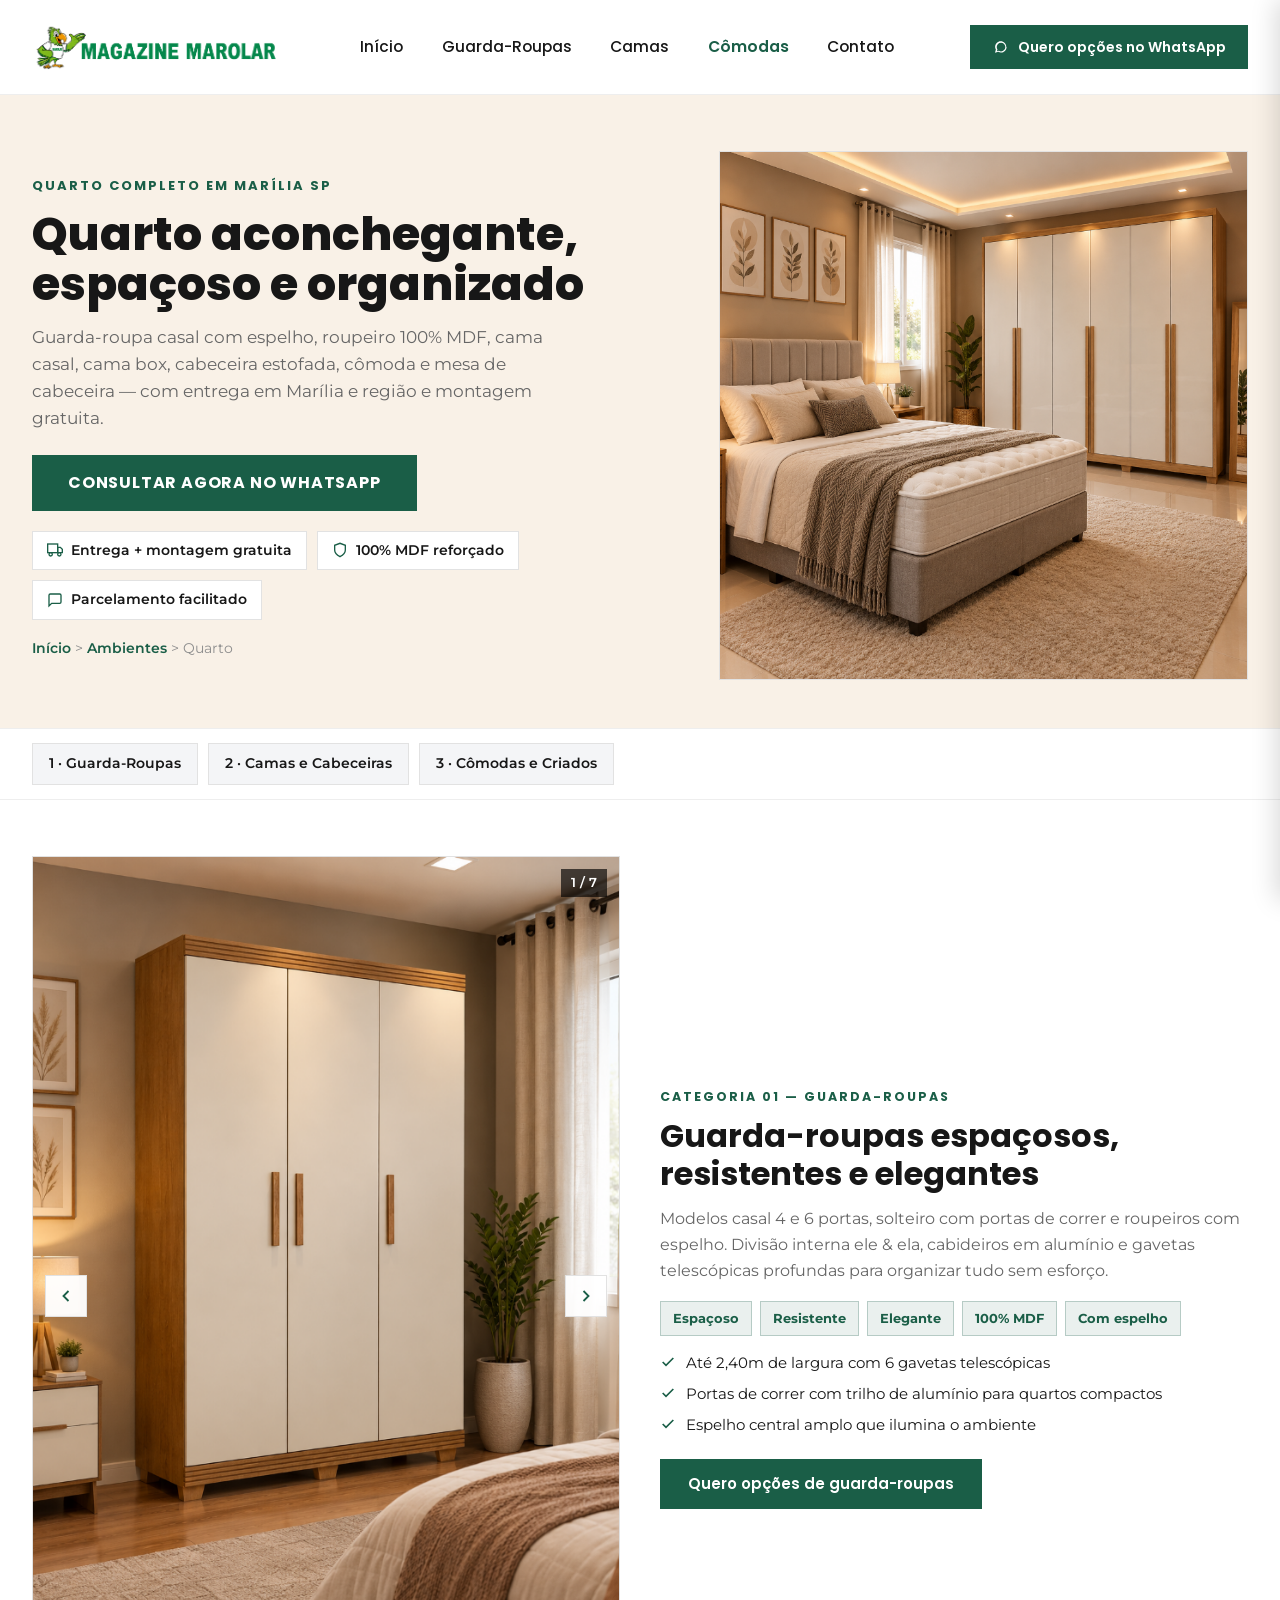
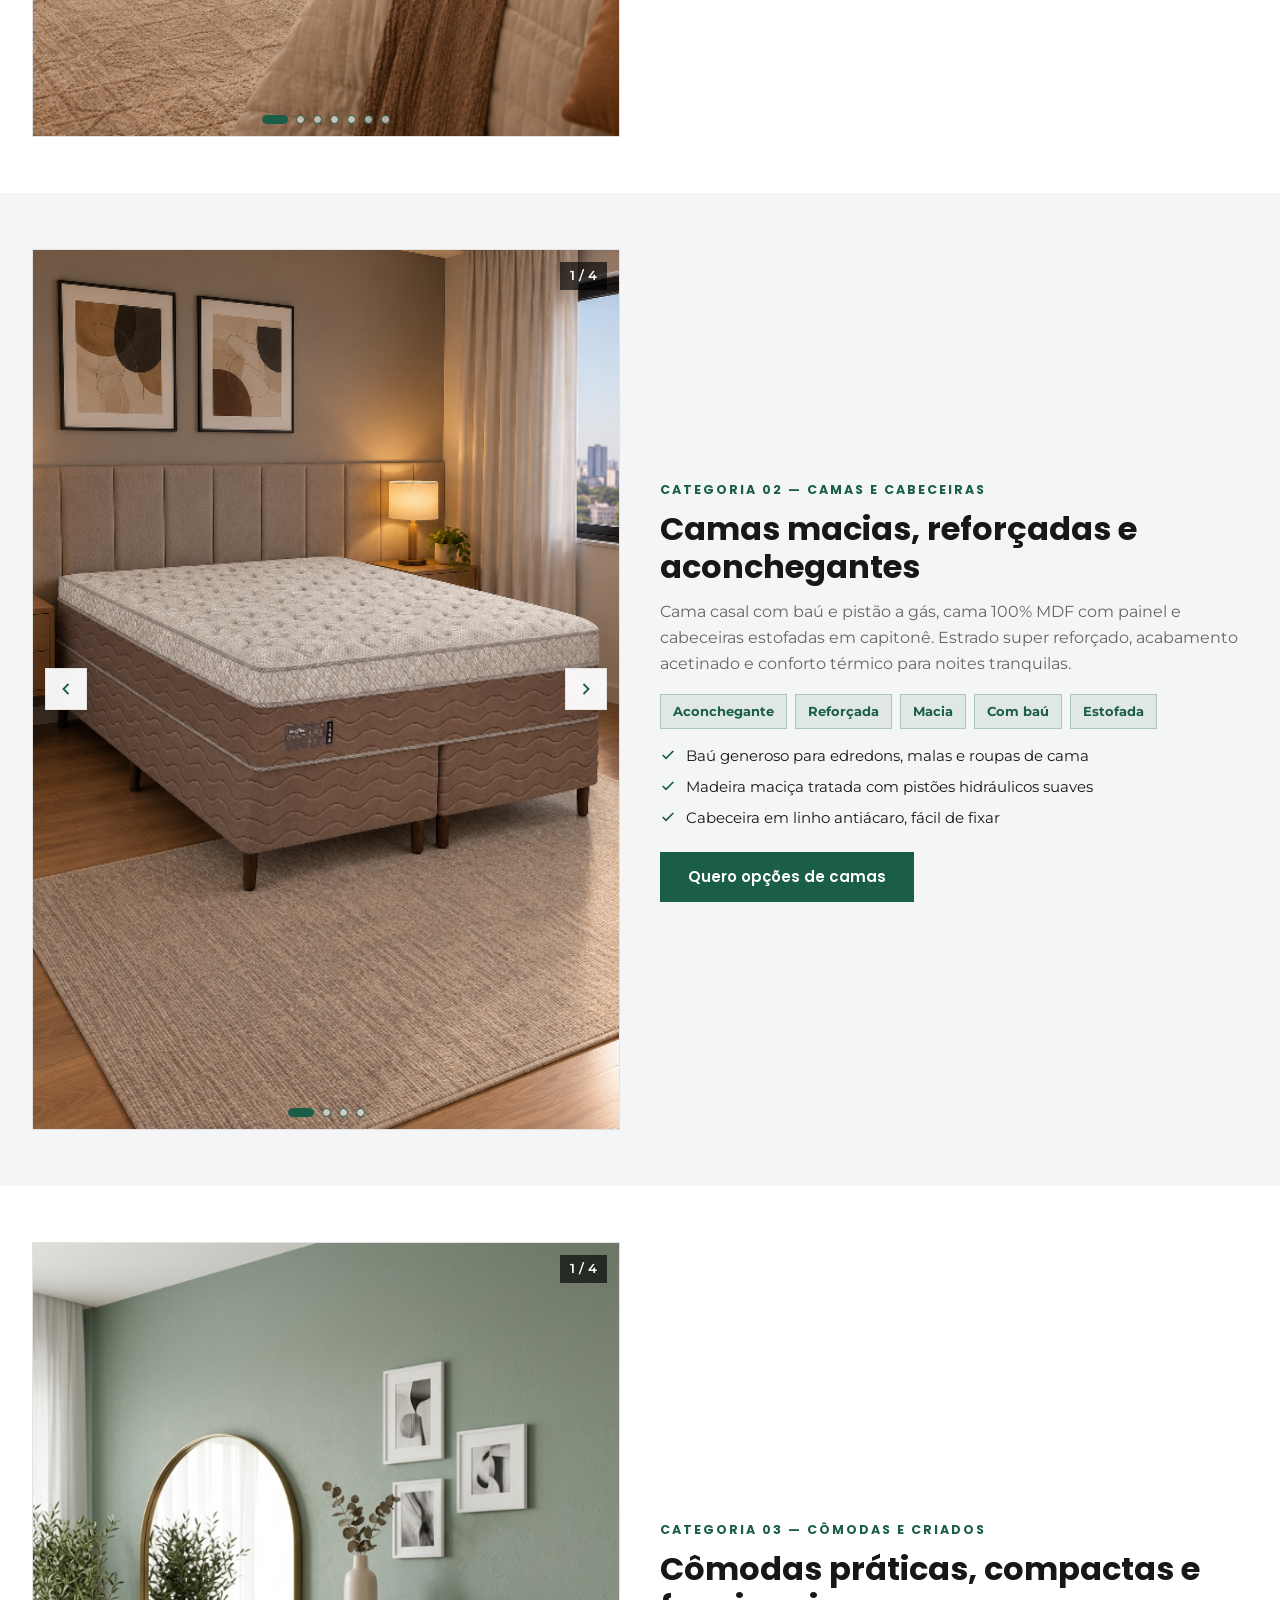
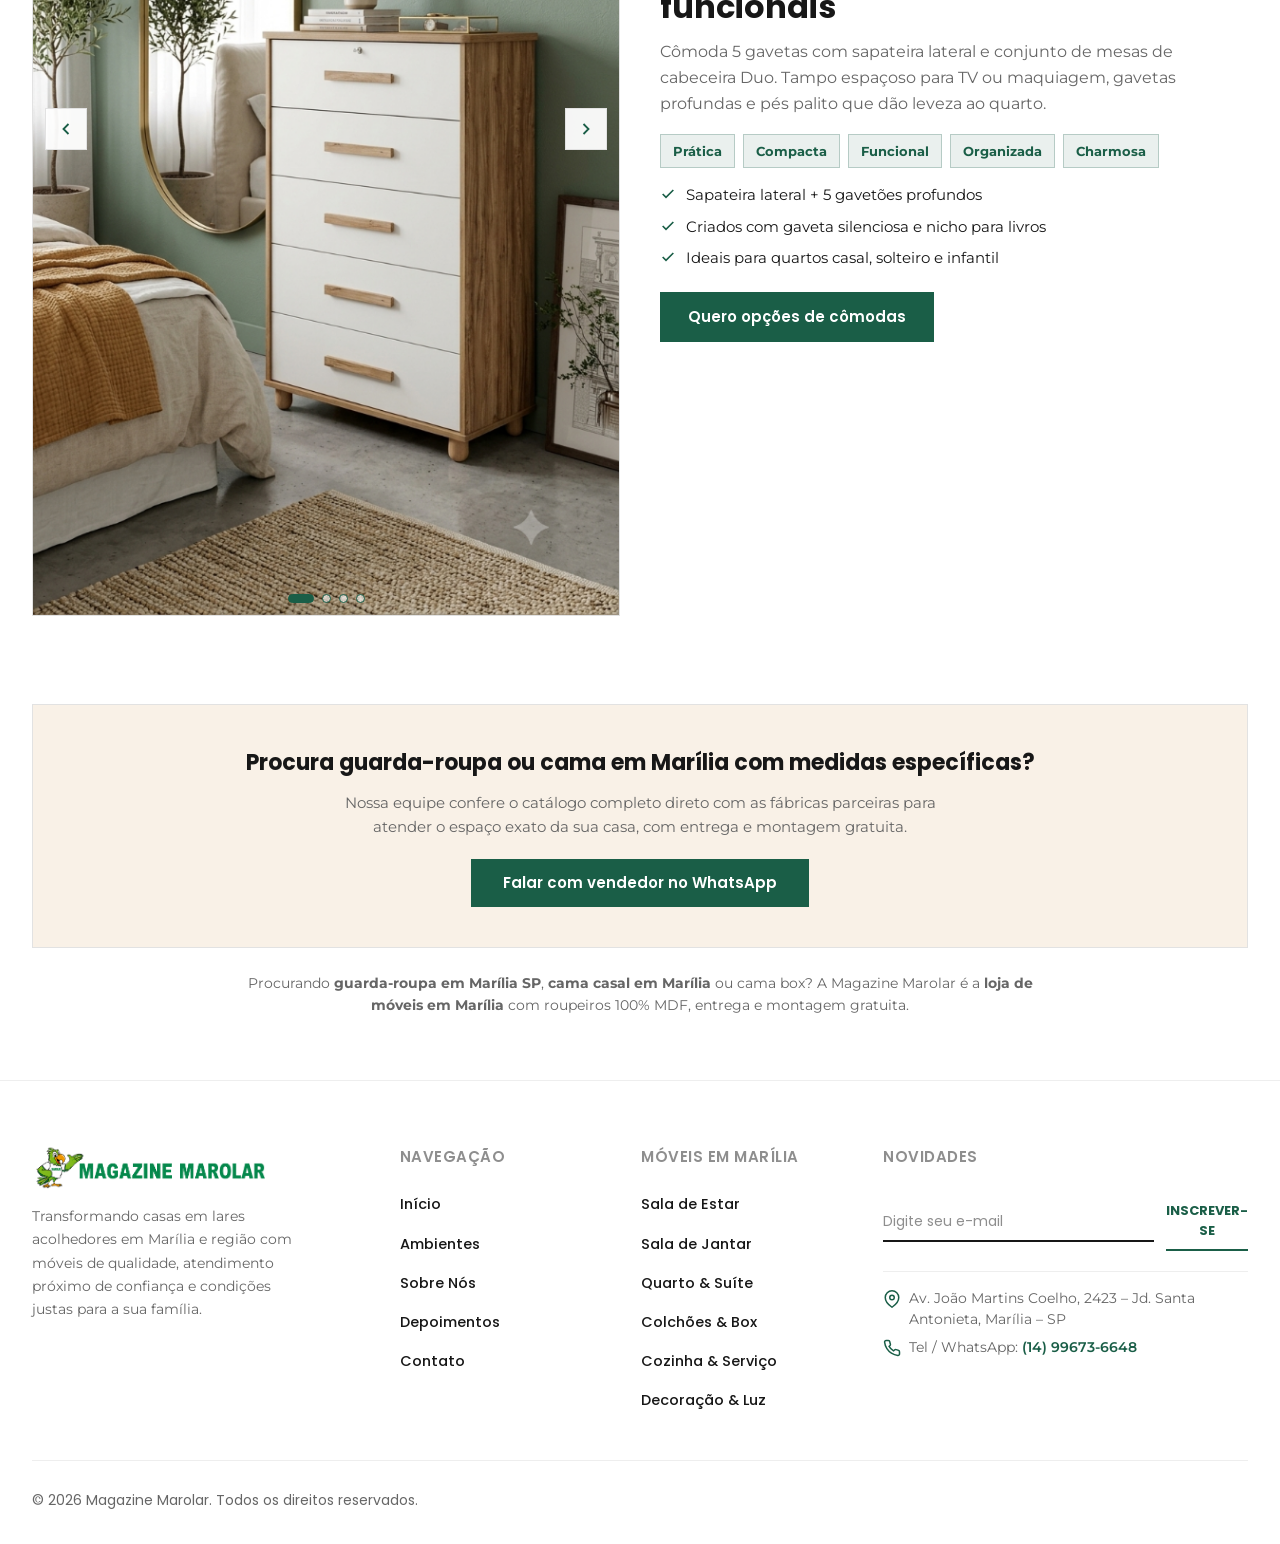
<file: categorias/quarto.html>
<!DOCTYPE html>
<html lang="pt-BR">
<head>
<!-- Google tag (gtag.js) -->
<script async src="https://www.googletagmanager.com/gtag/js?id=AW-18474784863"></script>
<script>
  window.dataLayer = window.dataLayer || [];
  function gtag(){dataLayer.push(arguments);}
  gtag('js', new Date());

  gtag('config', 'AW-18474784863');
</script>
  <meta charset="UTF-8">
  <meta name="viewport" content="width=device-width, initial-scale=1.0">
  <title>Guarda-Roupa, Cama e Cômoda em Marília SP | Quarto | Magazine Marolar</title>
  <meta name="description" content="Móveis para quarto em Marília - SP: guarda-roupa casal em Marília, roupeiro com espelho 100% MDF, cama casal em Marília, cabeceira e cômoda com entrega gratuita.">
  <meta name="keywords" content="guarda-roupa em Marília, roupeiro em Marília, cama casal em Marília, cama box em Marília, cabeceira em Marília, cômoda em Marília, móveis quarto Marília SP, loja de móveis em Marília">
  <link rel="canonical" href="https://magazinemarolar.com.br/categorias/quarto.html">
  <link rel="icon" type="image/png" href="../public/favicon.png">
  <link rel="shortcut icon" href="../public/favicon.ico">
  <link rel="apple-touch-icon" href="../public/favicon.png">
  <meta property="og:type" content="website">
  <meta property="og:url" content="https://magazinemarolar.com.br/categorias/quarto.html">
  <meta property="og:title" content="Guarda-Roupa, Cama e Cômoda em Marília SP | Quarto | Magazine Marolar">
  <meta property="og:description" content="Móveis para quarto em Marília - SP: guarda-roupa casal em Marília, roupeiro com espelho 100% MDF, cama casal em Marília, cabeceira e cômoda com entrega gratuita.">
  <meta property="og:image" content="https://magazinemarolar.com.br/public/ogimage-quarto.png">
  <meta name="twitter:card" content="summary_large_image">
  <meta name="twitter:title" content="Guarda-Roupa, Cama e Cômoda em Marília SP | Quarto | Magazine Marolar">
  <meta name="twitter:description" content="Móveis para quarto em Marília - SP: guarda-roupa casal em Marília, roupeiro com espelho 100% MDF, cama casal em Marília, cabeceira e cômoda com entrega gratuita.">
  <meta name="twitter:image" content="https://magazinemarolar.com.br/public/ogimage-quarto.png">
  <link rel="preconnect" href="https://fonts.googleapis.com">
  <link rel="preconnect" href="https://fonts.gstatic.com" crossorigin>
  <link href="https://fonts.googleapis.com/css2?family=Fraunces:opsz,wght@9..144,400;9..144,600;9..144,700;9..144,900&family=Montserrat:ital,wght@0,300..800;1,300..800&family=Poppins:ital,wght@0,300;0,400;0,500;0,600;0,700;0,800;0,900;1,400;1,600&display=swap" rel="stylesheet">
  <link rel="stylesheet" href="../css/style.css?v=4">
</head>
<body>

  <!-- CABEÇALHO LANDING COM CTA -->
  <header class="site-header">
    <div class="container header-inner">
      <a href="../index.html#inicio" class="brand-logo" aria-label="Magazine Marolar - Página Inicial">
        <img src="../public/logo.png" alt="Magazine Marolar" class="site-logo-img">
      </a>
      <nav class="main-nav" aria-label="Navegação Principal">
        <ul class="nav-list">
          <li><a href="../index.html#inicio" class="nav-link">Início</a></li>
          <li><a href="#guarda-roupas" class="nav-link">Guarda-Roupas</a></li>
          <li><a href="#camas" class="nav-link">Camas</a></li>
          <li><a href="#comodas" class="nav-link">Cômodas</a></li>
          <li><a href="../index.html#contato" class="nav-link">Contato</a></li>
        </ul>
      </nav>
      <div class="header-actions">
        <a href="https://wa.me/5514996736648?text=Ol%C3%A1%2C%20tudo%20bem%3F%0AGostaria%20de%20conhecer%20as%20suas%20op%C3%A7%C3%B5es%20de%20m%C3%B3veis%20para%20quarto." target="_blank" rel="noopener noreferrer" class="btn-primary header-cta-desktop" style="height: 44px; padding: 0 22px; font-size: 14px; display: inline-flex; align-items: center; gap: 8px;">
          <svg width="18" height="18" viewBox="0 0 24 24" fill="currentColor"><path d="M12.031 6.172c-3.181 0-5.767 2.586-5.768 5.766-.001 1.298.38 2.27 1.019 3.287l-.711 2.598 2.664-.699c.971.53 1.83.81 2.796.81 3.183 0 5.769-2.588 5.77-5.768 0-3.18-2.587-5.794-5.77-5.794zm7.42 5.767c0 4.103-3.337 7.44-7.44 7.44-1.282 0-2.502-.335-3.578-.921l-4.433 1.163 1.183-4.32c-.672-1.127-1.03-2.42-1.03-3.362 0-4.103 3.337-7.44 7.44-7.44 4.104 0 7.458 3.337 7.458 7.44z"/></svg>
          Quero opções no WhatsApp
        </a>
        <button class="menu-toggle" aria-label="Abrir Menu Mobile" aria-expanded="false" aria-controls="mobile-nav-drawer">
          <svg width="28" height="28" viewBox="0 0 24 24" fill="none" stroke="currentColor" stroke-width="2"><line x1="3" y1="12" x2="21" y2="12"></line><line x1="3" y1="6" x2="21" y2="6"></line><line x1="3" y1="18" x2="21" y2="18"></line></svg>
        </button>
      </div>
    </div>
  </header>

  <div class="mobile-drawer-overlay" aria-hidden="true"></div>
  <aside class="mobile-drawer" id="mobile-nav-drawer" aria-hidden="true">
    <div class="mobile-drawer-header">
      <img src="../public/logo.png" alt="Magazine Marolar" class="drawer-logo-img">
      <button class="mobile-drawer-close" aria-label="Fechar Menu" style="background:none; border:none; cursor:pointer;">
        <svg width="24" height="24" viewBox="0 0 24 24" fill="none" stroke="currentColor" stroke-width="2"><line x1="18" y1="6" x2="6" y2="18"></line><line x1="6" y1="6" x2="18" y2="18"></line></svg>
      </button>
    </div>
    <ul class="mobile-nav-list">
      <li><a href="../index.html#inicio" class="mobile-nav-link">Início</a></li>
      <li><a href="#guarda-roupas" class="mobile-nav-link">Guarda-Roupas</a></li>
      <li><a href="#camas" class="mobile-nav-link">Camas</a></li>
      <li><a href="#comodas" class="mobile-nav-link">Cômodas</a></li>
      <li><a href="../index.html#contato" class="mobile-nav-link">Contato</a></li>
    </ul>
    <div style="margin-top: auto; display: flex; flex-direction: column; gap: 12px;">
      <a href="https://wa.me/5514996736648?text=Ol%C3%A1%2C%20tudo%20bem%3F%0AGostaria%20de%20conhecer%20as%20suas%20op%C3%A7%C3%B5es%20de%20m%C3%B3veis%20para%20quarto." target="_blank" rel="noopener noreferrer" class="btn-primary" style="width: 100%; display: inline-flex; align-items: center; justify-content: center; gap: 8px;">
        Quero opções no WhatsApp
      </a>
      <span style="font-size: 12px; color: var(--text-secondary); text-align: center;">
        Av. João Martins Coelho, 2423 · Jd. Santa Antonieta, Marília
      </span>
    </div>
  </aside>

  <main>
    <!-- HERO LANDING -->
    <section class="lp-hero">
      <div class="container lp-hero-grid">
        <div>
          <span class="lp-eyebrow">Quarto completo em Marília SP</span>
          <h1>Quarto aconchegante, espaçoso e organizado</h1>
          <p class="lp-lead">Guarda-roupa casal com espelho, roupeiro 100% MDF, cama casal, cama box, cabeceira estofada, cômoda e mesa de cabeceira — com entrega em Marília e região e montagem gratuita.</p>
          <div class="lp-hero-ctas">
            <a href="https://wa.me/5514996736648?text=Ol%C3%A1%2C%20tudo%20bem%3F%0AGostaria%20de%20conhecer%20as%20suas%20op%C3%A7%C3%B5es%20de%20m%C3%B3veis%20para%20quarto." target="_blank" rel="noopener noreferrer" class="btn-furniro-hero" style="height:56px; min-width:0;">
              Consultar agora no WhatsApp
            </a>
          </div>
          <div class="lp-trust-row">
            <span class="lp-trust-chip"><svg width="16" height="16" viewBox="0 0 24 24" fill="none" stroke="currentColor" stroke-width="2"><rect x="1" y="3" width="15" height="13"></rect><polygon points="16 8 20 8 23 11 23 16 16 16 16 8"></polygon><circle cx="5.5" cy="18.5" r="2.5"></circle><circle cx="18.5" cy="18.5" r="2.5"></circle></svg> Entrega + montagem gratuita</span>
            <span class="lp-trust-chip"><svg width="16" height="16" viewBox="0 0 24 24" fill="none" stroke="currentColor" stroke-width="2"><path d="M12 22s8-4 8-10V5l-8-3-8 3v7c0 6 8 10 8 10z"></path></svg> 100% MDF reforçado</span>
            <span class="lp-trust-chip"><svg width="16" height="16" viewBox="0 0 24 24" fill="none" stroke="currentColor" stroke-width="2"><path d="M21 15a2 2 0 0 1-2 2H7l-4 4V5a2 2 0 0 1 2-2h14a2 2 0 0 1 2 2z"></path></svg> Parcelamento facilitado</span>
          </div>
          <p class="lp-breadcrumb"><a href="../index.html#inicio">Início</a> &gt; <a href="../index.html#produtos">Ambientes</a> &gt; <span>Quarto</span></p>
        </div>
        <div class="lp-hero-media">
          <img src="../public/ambientes/quarto.png" alt="Quarto mobiliado com guarda-roupa e cama em Marília - Magazine Marolar">
        </div>
      </div>
    </section>

    <nav class="lp-anchor-nav" aria-label="Categorias do quarto">
      <div class="container lp-anchor-inner">
        <a class="lp-anchor-link" href="#guarda-roupas">1 · Guarda-Roupas</a>
        <a class="lp-anchor-link" href="#camas">2 · Camas e Cabeceiras</a>
        <a class="lp-anchor-link" href="#comodas">3 · Cômodas e Criados</a>
      </div>
    </nav>

    <!-- SEÇÃO 1: GUARDA-ROUPAS -->
    <section class="lp-section" id="guarda-roupas">
      <div class="container lp-cat-grid">
        <div class="lp-cat-media">
          <div class="lp-slider" data-slider>
            <div class="lp-slides">
              <img src="../public/ambientes/quarto/guarda-roupas/signal-2026-10-14-17-24-03-879_002.png" alt="Guarda-roupa casal com espelho em Marília — Magazine Marolar">
              <img src="../public/ambientes/quarto/guarda-roupas/signal-2026-10-14-17-24-03-879_003.png" alt="Guarda-roupa 6 portas 100% MDF — Magazine Marolar">
              <img src="../public/ambientes/quarto/guarda-roupas/signal-2026-10-14-17-24-03-879_004.png" alt="Guarda-roupa 4 portas com gavetas telescópicas — Magazine Marolar">
              <img src="../public/ambientes/quarto/guarda-roupas/signal-2026-10-14-17-24-03-879_005.png" alt="Roupeiro com portas de correr em alumínio — Magazine Marolar">
              <img src="../public/ambientes/quarto/guarda-roupas/signal-2026-10-14-17-24-03-879_006.png" alt="Guarda-roupa solteiro compacto — Magazine Marolar">
              <img src="../public/ambientes/quarto/guarda-roupas/signal-2026-10-14-17-24-03-879_007.png" alt="Guarda-roupa casal com divisão interna — Magazine Marolar">
              <img src="../public/ambientes/quarto/guarda-roupas/signal-2026-10-14-17-24-03-879_008.png" alt="Guarda-roupa em MDF com acabamento acetinado — Magazine Marolar">
            </div>
            <span class="lp-counter">1 / 7</span>
            <button class="lp-slider-btn prev" aria-label="Foto anterior"><svg width="20" height="20" viewBox="0 0 24 24" fill="none" stroke="currentColor" stroke-width="2.2"><polyline points="15 18 9 12 15 6"></polyline></svg></button>
            <button class="lp-slider-btn next" aria-label="Próxima foto"><svg width="20" height="20" viewBox="0 0 24 24" fill="none" stroke="currentColor" stroke-width="2.2"><polyline points="9 18 15 12 9 6"></polyline></svg></button>
            <div class="lp-dots"></div>
          </div>
        </div>
        <div class="lp-cat-text">
          <span class="lp-cat-kicker">Categoria 01 — Guarda-Roupas</span>
          <h2>Guarda-roupas espaçosos, resistentes e elegantes</h2>
          <p class="lp-desc">Modelos casal 4 e 6 portas, solteiro com portas de correr e roupeiros com espelho. Divisão interna ele &amp; ela, cabideiros em alumínio e gavetas telescópicas profundas para organizar tudo sem esforço.</p>
          <div class="lp-adjectives">
            <span class="lp-adj">Espaçoso</span>
            <span class="lp-adj">Resistente</span>
            <span class="lp-adj">Elegante</span>
            <span class="lp-adj">100% MDF</span>
            <span class="lp-adj">Com espelho</span>
          </div>
          <ul class="lp-benefits">
            <li><svg width="16" height="16" viewBox="0 0 24 24" fill="none" stroke="currentColor" stroke-width="2.5"><polyline points="20 6 9 17 4 12"></polyline></svg> Até 2,40m de largura com 6 gavetas telescópicas</li>
            <li><svg width="16" height="16" viewBox="0 0 24 24" fill="none" stroke="currentColor" stroke-width="2.5"><polyline points="20 6 9 17 4 12"></polyline></svg> Portas de correr com trilho de alumínio para quartos compactos</li>
            <li><svg width="16" height="16" viewBox="0 0 24 24" fill="none" stroke="currentColor" stroke-width="2.5"><polyline points="20 6 9 17 4 12"></polyline></svg> Espelho central amplo que ilumina o ambiente</li>
          </ul>
          <a href="https://wa.me/5514996736648?text=Ol%C3%A1%2C%20tudo%20bem%3F%0AGostaria%20de%20conhecer%20as%20suas%20op%C3%A7%C3%B5es%20de%20guarda-roupas." target="_blank" rel="noopener noreferrer" class="btn-primary" style="height:50px; display:inline-flex; align-items:center; gap:8px; padding:0 28px;">
            Quero opções de guarda-roupas
          </a>
        </div>
      </div>
    </section>

    <!-- SEÇÃO 2: CAMAS E CABECEIRAS -->
    <section class="lp-section alt" id="camas">
      <div class="container lp-cat-grid reverse">
        <div class="lp-cat-text">
          <span class="lp-cat-kicker">Categoria 02 — Camas e Cabeceiras</span>
          <h2>Camas macias, reforçadas e aconchegantes</h2>
          <p class="lp-desc">Cama casal com baú e pistão a gás, cama 100% MDF com painel e cabeceiras estofadas em capitonê. Estrado super reforçado, acabamento acetinado e conforto térmico para noites tranquilas.</p>
          <div class="lp-adjectives">
            <span class="lp-adj">Aconchegante</span>
            <span class="lp-adj">Reforçada</span>
            <span class="lp-adj">Macia</span>
            <span class="lp-adj">Com baú</span>
            <span class="lp-adj">Estofada</span>
          </div>
          <ul class="lp-benefits">
            <li><svg width="16" height="16" viewBox="0 0 24 24" fill="none" stroke="currentColor" stroke-width="2.5"><polyline points="20 6 9 17 4 12"></polyline></svg> Baú generoso para edredons, malas e roupas de cama</li>
            <li><svg width="16" height="16" viewBox="0 0 24 24" fill="none" stroke="currentColor" stroke-width="2.5"><polyline points="20 6 9 17 4 12"></polyline></svg> Madeira maciça tratada com pistões hidráulicos suaves</li>
            <li><svg width="16" height="16" viewBox="0 0 24 24" fill="none" stroke="currentColor" stroke-width="2.5"><polyline points="20 6 9 17 4 12"></polyline></svg> Cabeceira em linho antiácaro, fácil de fixar</li>
          </ul>
          <a href="https://wa.me/5514996736648?text=Ol%C3%A1%2C%20tudo%20bem%3F%0AGostaria%20de%20conhecer%20as%20suas%20op%C3%A7%C3%B5es%20de%20camas%20e%20cabeceiras." target="_blank" rel="noopener noreferrer" class="btn-primary" style="height:50px; display:inline-flex; align-items:center; gap:8px; padding:0 28px;">
            Quero opções de camas
          </a>
        </div>
        <div class="lp-cat-media">
          <div class="lp-slider" data-slider>
            <div class="lp-slides">
              <img src="../public/ambientes/quarto/camas/cama%2001.png" alt="Cama casal em Marília — Magazine Marolar">
              <img src="../public/ambientes/quarto/camas/cama%2002.png" alt="Cama box casal com cabeceira — Magazine Marolar">
              <img src="../public/ambientes/quarto/camas/came%2003.png" alt="Cama solteiro com estrado reforçado — Magazine Marolar">
              <img src="../public/ambientes/quarto/camas/cama04.png" alt="Cama casal com baú e pistão a gás — Magazine Marolar">
            </div>
            <span class="lp-counter">1 / 4</span>
            <button class="lp-slider-btn prev" aria-label="Foto anterior"><svg width="20" height="20" viewBox="0 0 24 24" fill="none" stroke="currentColor" stroke-width="2.2"><polyline points="15 18 9 12 15 6"></polyline></svg></button>
            <button class="lp-slider-btn next" aria-label="Próxima foto"><svg width="20" height="20" viewBox="0 0 24 24" fill="none" stroke="currentColor" stroke-width="2.2"><polyline points="9 18 15 12 9 6"></polyline></svg></button>
            <div class="lp-dots"></div>
          </div>
        </div>
      </div>
    </section>

    <!-- SEÇÃO 3: CÔMODAS E CRIADOS -->
    <section class="lp-section" id="comodas">
      <div class="container lp-cat-grid">
        <div class="lp-cat-media">
          <div class="lp-slider" data-slider>
            <div class="lp-slides">
              <img src="../public/ambientes/quarto/comodas/signal-2026-10-14-17-25-13-626_002.png" alt="Cômoda 5 gavetas com sapateira — Magazine Marolar">
              <img src="../public/ambientes/quarto/comodas/signal-2026-10-14-17-25-13-626_003.png" alt="Cômoda com gavetas profundas e pés palito — Magazine Marolar">
              <img src="../public/ambientes/quarto/comodas/signal-2026-10-14-17-25-13-626_004.png" alt="Cômoda com tampo espaçoso — Magazine Marolar">
              <img src="../public/ambientes/quarto/comodas/signal-2026-10-14-17-25-13-626_005.png" alt="Criado-mudo com gaveta silenciosa — Magazine Marolar">
            </div>
            <span class="lp-counter">1 / 4</span>
            <button class="lp-slider-btn prev" aria-label="Foto anterior"><svg width="20" height="20" viewBox="0 0 24 24" fill="none" stroke="currentColor" stroke-width="2.2"><polyline points="15 18 9 12 15 6"></polyline></svg></button>
            <button class="lp-slider-btn next" aria-label="Próxima foto"><svg width="20" height="20" viewBox="0 0 24 24" fill="none" stroke="currentColor" stroke-width="2.2"><polyline points="9 18 15 12 9 6"></polyline></svg></button>
            <div class="lp-dots"></div>
          </div>
        </div>
        <div class="lp-cat-text">
          <span class="lp-cat-kicker">Categoria 03 — Cômodas e Criados</span>
          <h2>Cômodas práticas, compactas e funcionais</h2>
          <p class="lp-desc">Cômoda 5 gavetas com sapateira lateral e conjunto de mesas de cabeceira Duo. Tampo espaçoso para TV ou maquiagem, gavetas profundas e pés palito que dão leveza ao quarto.</p>
          <div class="lp-adjectives">
            <span class="lp-adj">Prática</span>
            <span class="lp-adj">Compacta</span>
            <span class="lp-adj">Funcional</span>
            <span class="lp-adj">Organizada</span>
            <span class="lp-adj">Charmosa</span>
          </div>
          <ul class="lp-benefits">
            <li><svg width="16" height="16" viewBox="0 0 24 24" fill="none" stroke="currentColor" stroke-width="2.5"><polyline points="20 6 9 17 4 12"></polyline></svg> Sapateira lateral + 5 gavetões profundos</li>
            <li><svg width="16" height="16" viewBox="0 0 24 24" fill="none" stroke="currentColor" stroke-width="2.5"><polyline points="20 6 9 17 4 12"></polyline></svg> Criados com gaveta silenciosa e nicho para livros</li>
            <li><svg width="16" height="16" viewBox="0 0 24 24" fill="none" stroke="currentColor" stroke-width="2.5"><polyline points="20 6 9 17 4 12"></polyline></svg> Ideais para quartos casal, solteiro e infantil</li>
          </ul>
          <a href="https://wa.me/5514996736648?text=Ol%C3%A1%2C%20tudo%20bem%3F%0AGostaria%20de%20conhecer%20as%20suas%20op%C3%A7%C3%B5es%20de%20c%C3%B4modas%20e%20mesas%20de%20cabeceira." target="_blank" rel="noopener noreferrer" class="btn-primary" style="height:50px; display:inline-flex; align-items:center; gap:8px; padding:0 28px;">
            Quero opções de cômodas
          </a>
        </div>
      </div>
    </section>

    <section class="section bg-white" style="padding-top:24px;">
      <div class="container">
        <div class="lp-final-cta">
          <h3>Procura guarda-roupa ou cama em Marília com medidas específicas?</h3>
          <p>Nossa equipe confere o catálogo completo direto com as fábricas parceiras para atender o espaço exato da sua casa, com entrega e montagem gratuita.</p>
          <a href="https://wa.me/5514996736648?text=Ol%C3%A1%2C%20tudo%20bem%3F%0AGostaria%20de%20conhecer%20as%20suas%20op%C3%A7%C3%B5es%20de%20m%C3%B3veis%20para%20quarto." target="_blank" rel="noopener noreferrer" class="btn-primary" style="padding:0 32px; display:inline-flex; align-items:center;">
            Falar com vendedor no WhatsApp
          </a>
        </div>
        <p style="font-size:14px;color:var(--text-secondary);max-width:800px;margin:24px auto 0;text-align:center;">Procurando <strong>guarda-roupa em Marília SP</strong>, <strong>cama casal em Marília</strong> ou cama box? A Magazine Marolar é a <strong>loja de móveis em Marília</strong> com roupeiros 100% MDF, entrega e montagem gratuita.</p>
      </div>
    </section>
  </main>

  <footer class="site-footer">
    <div class="container">
      <div class="footer-furniro-grid">
        <div class="footer-col">
          <a href="../index.html#inicio" aria-label="Magazine Marolar - Página Inicial">
            <img src="../public/logo.png" alt="Magazine Marolar" class="footer-logo-img">
          </a>
          <p class="footer-copy-text">
            Transformando casas em lares acolhedores em Marília e região com móveis de qualidade, atendimento próximo de confiança e condições justas para a sua família.
          </p>
        </div>
        <div class="footer-col">
          <h4>Navegação</h4>
          <div class="footer-furniro-links">
            <a href="../index.html#inicio" class="footer-furniro-link">Início</a>
            <a href="../index.html#produtos" class="footer-furniro-link">Ambientes</a>
            <a href="../index.html#sobre" class="footer-furniro-link">Sobre Nós</a>
            <a href="../index.html#depoimentos" class="footer-furniro-link">Depoimentos</a>
            <a href="../index.html#contato" class="footer-furniro-link">Contato</a>
          </div>
        </div>
        <div class="footer-col">
          <h4>Móveis em Marília</h4>
          <div class="footer-furniro-links">
            <a href="sala-de-estar.html" class="footer-furniro-link">Sala de Estar</a>
            <a href="sala-de-jantar.html" class="footer-furniro-link">Sala de Jantar</a>
            <a href="quarto.html" class="footer-furniro-link">Quarto &amp; Suíte</a>
            <a href="colchoes-e-descanso.html" class="footer-furniro-link">Colchões &amp; Box</a>
            <a href="cozinha-e-area-de-servico.html" class="footer-furniro-link">Cozinha &amp; Serviço</a>
            <a href="decoracao-e-iluminacao.html" class="footer-furniro-link">Decoração &amp; Luz</a>
          </div>
        </div>
        <div class="footer-col">
          <h4>Novidades</h4>
          <form class="newsletter-form" onsubmit="event.preventDefault(); alert('Obrigado por se cadastrar na Magazine Marolar!');">
            <input type="email" placeholder="Digite seu e-mail" required class="newsletter-input">
            <button type="submit" class="newsletter-btn">INSCREVER-SE</button>
          </form>
          <div class="footer-contact-block">
            <div class="footer-contact-item">
              <svg width="18" height="18" viewBox="0 0 24 24" fill="none" stroke="currentColor" stroke-width="2" style="flex-shrink: 0; color: var(--primary-color); margin-top: 2px;"><path d="M21 10c0 7-9 13-9 13s-9-6-9-13a9 9 0 0 1 18 0z"></path><circle cx="12" cy="10" r="3"></circle></svg>
              <span>Av. João Martins Coelho, 2423 – Jd. Santa Antonieta, Marília – SP</span>
            </div>
            <div class="footer-contact-item">
              <svg width="18" height="18" viewBox="0 0 24 24" fill="none" stroke="currentColor" stroke-width="2" style="flex-shrink: 0; color: var(--primary-color); margin-top: 2px;"><path d="M22 16.92v3a2 2 0 0 1-2.18 2 19.79 19.79 0 0 1-8.63-3.07 19.5 19.5 0 0 1-6-6 19.79 19.79 0 0 1-3.07-8.67A2 2 0 0 1 4.11 2h3a2 2 0 0 1 2 1.72 12.84 12.84 0 0 0 .7 2.81 2 2 0 0 1-.45 2.11L8.09 9.91a16 16 0 0 0 6 6l1.27-1.27a2 2 0 0 1 2.11-.45 12.84 12.84 0 0 0 2.81.7A2 2 0 0 1 22 16.92z"></path></svg>
              <span>Tel / WhatsApp: <a href="https://wa.me/5514996736648" target="_blank" rel="noopener noreferrer">(14) 99673-6648</a></span>
            </div>
          </div>
        </div>
      </div>
      <div class="footer-furniro-bottom">
        <div>&copy; <span class="current-year">2026</span> Magazine Marolar. Todos os direitos reservados.</div>
      </div>
    </div>
  </footer>

  <script src="../js/main.js"></script>
</body>
</html>
</file>
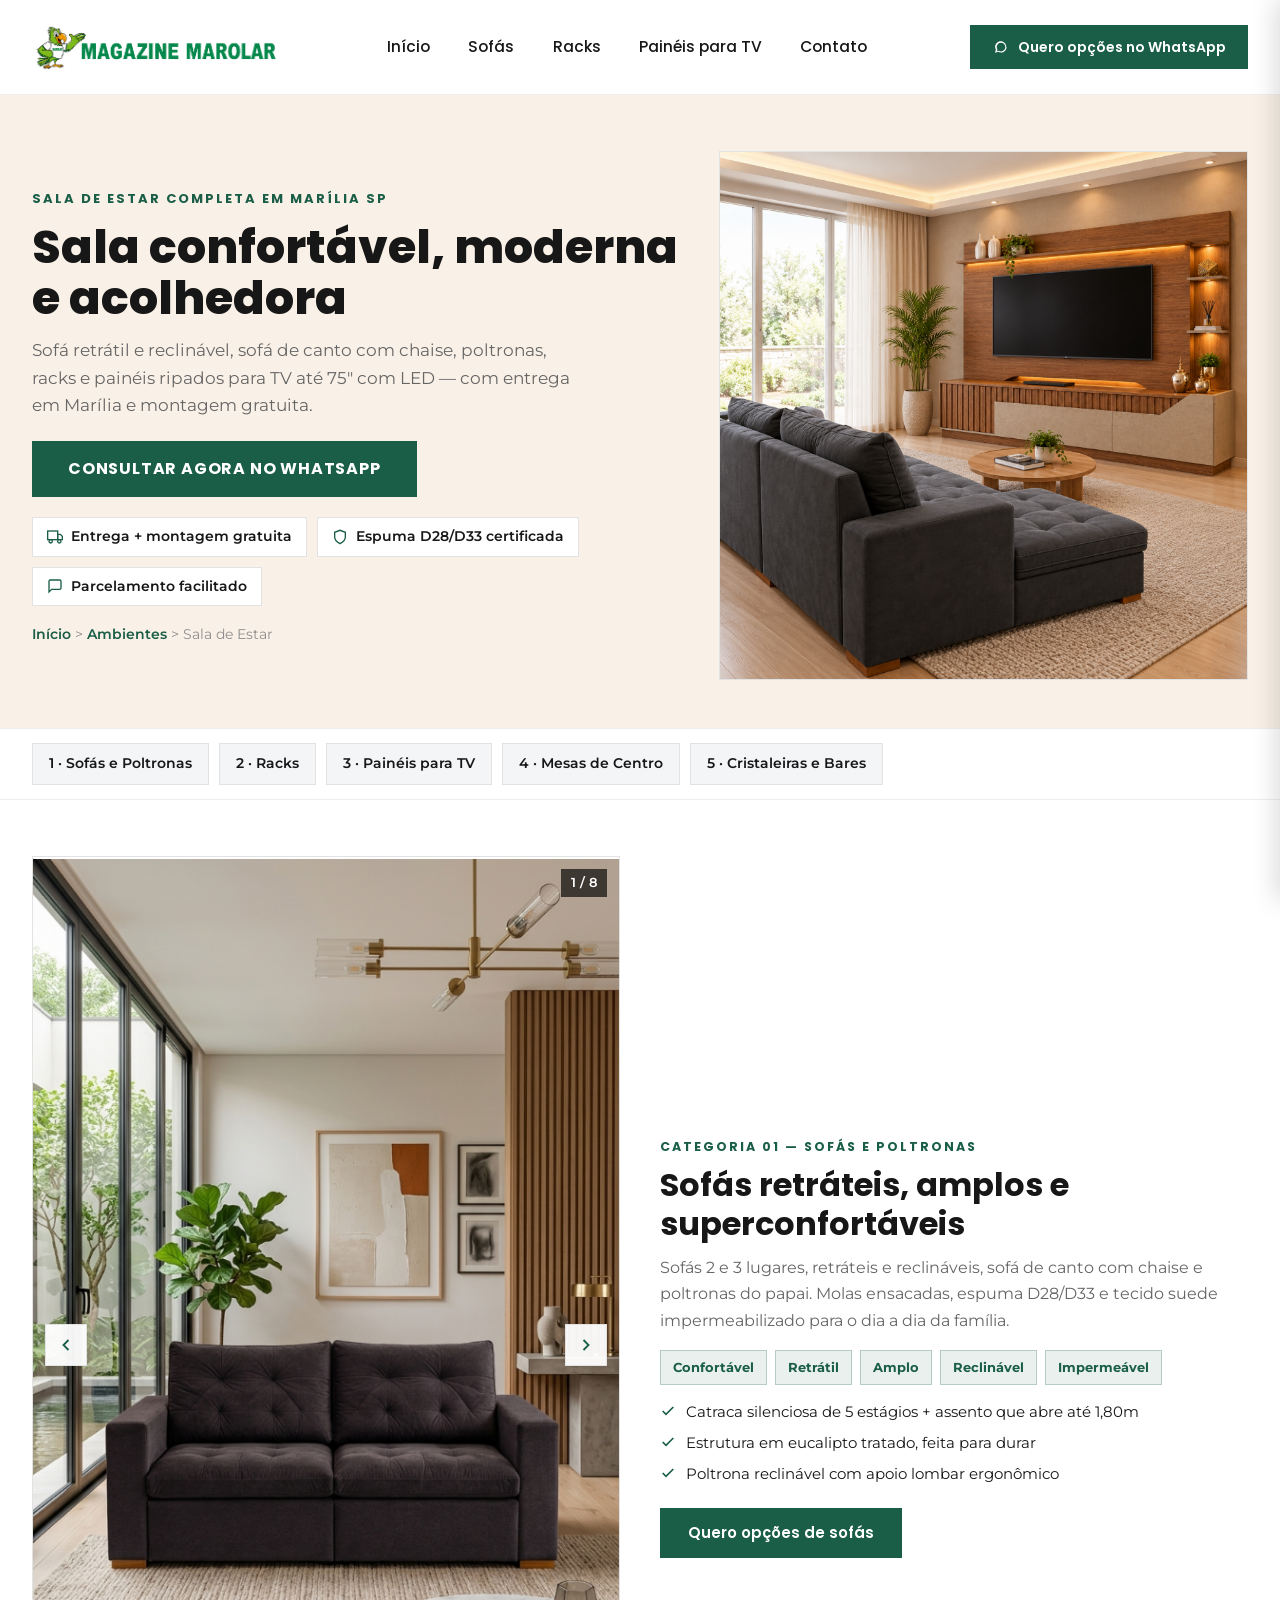
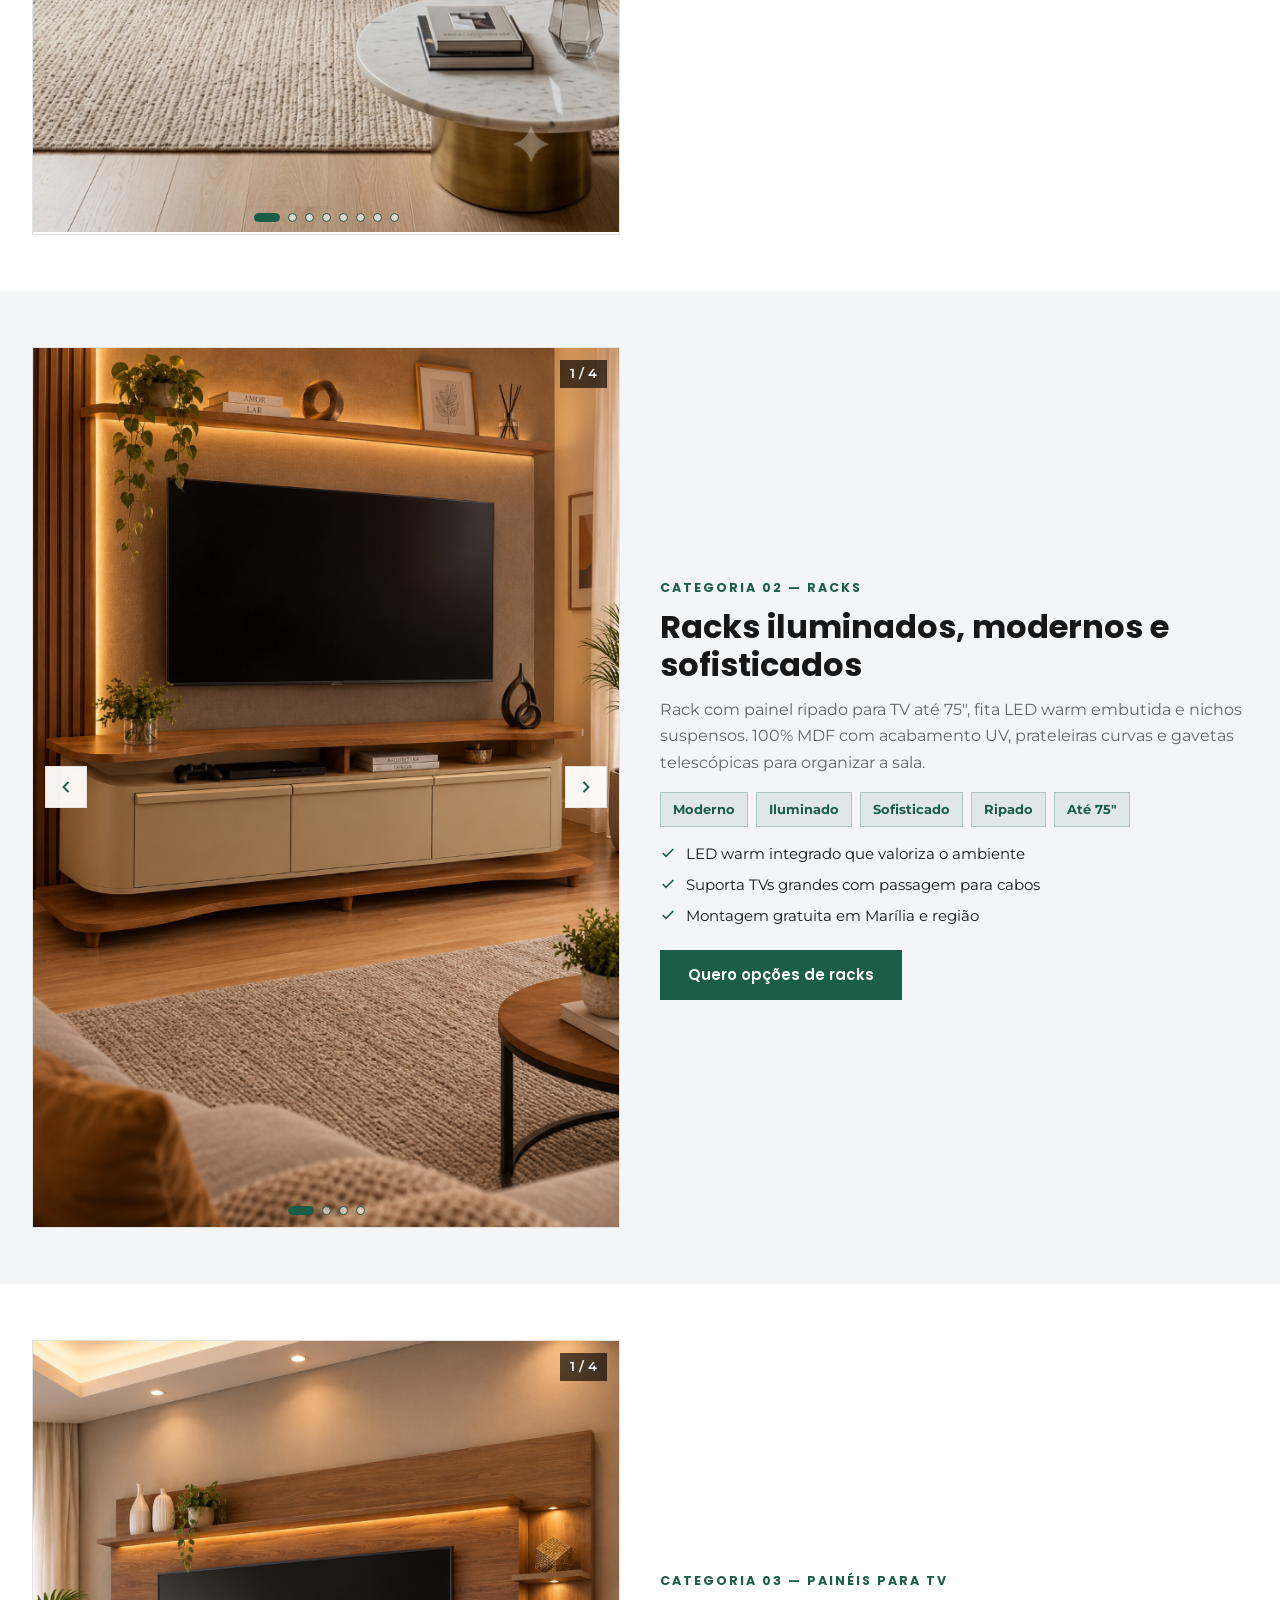
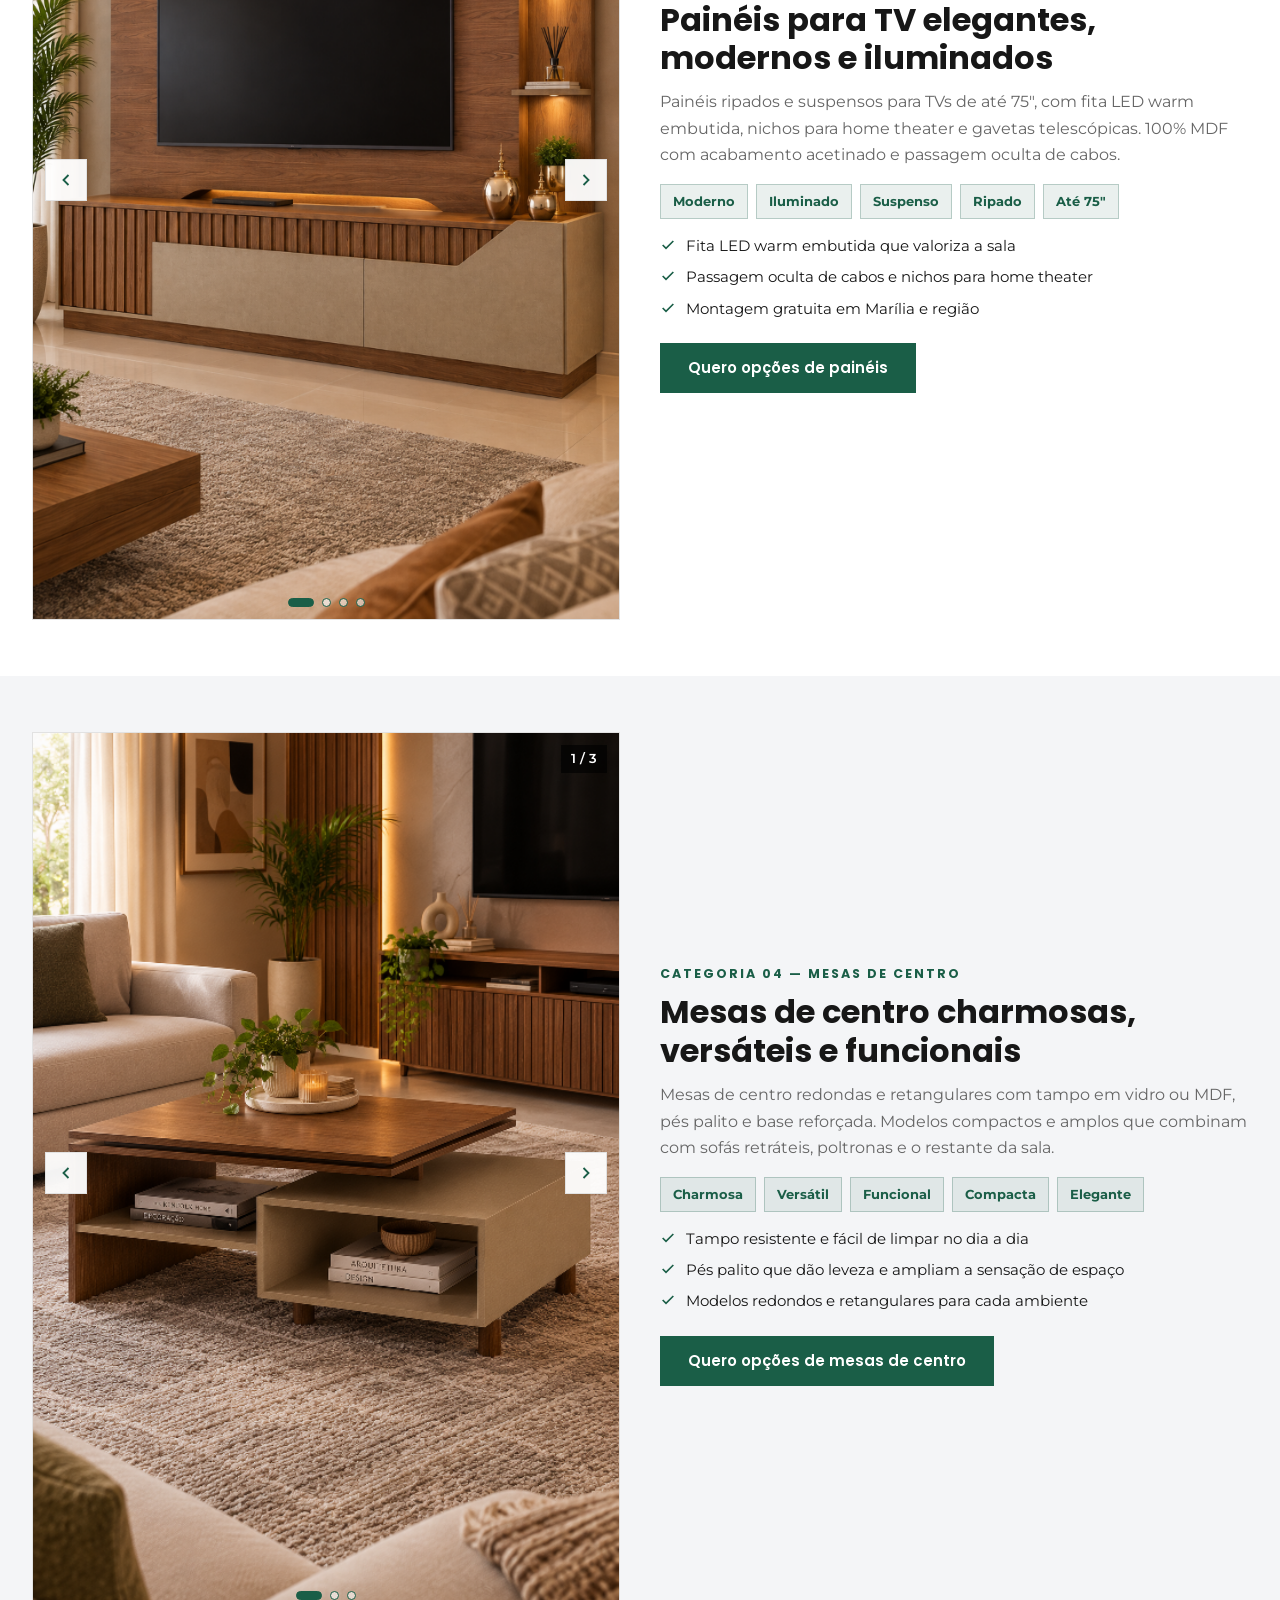
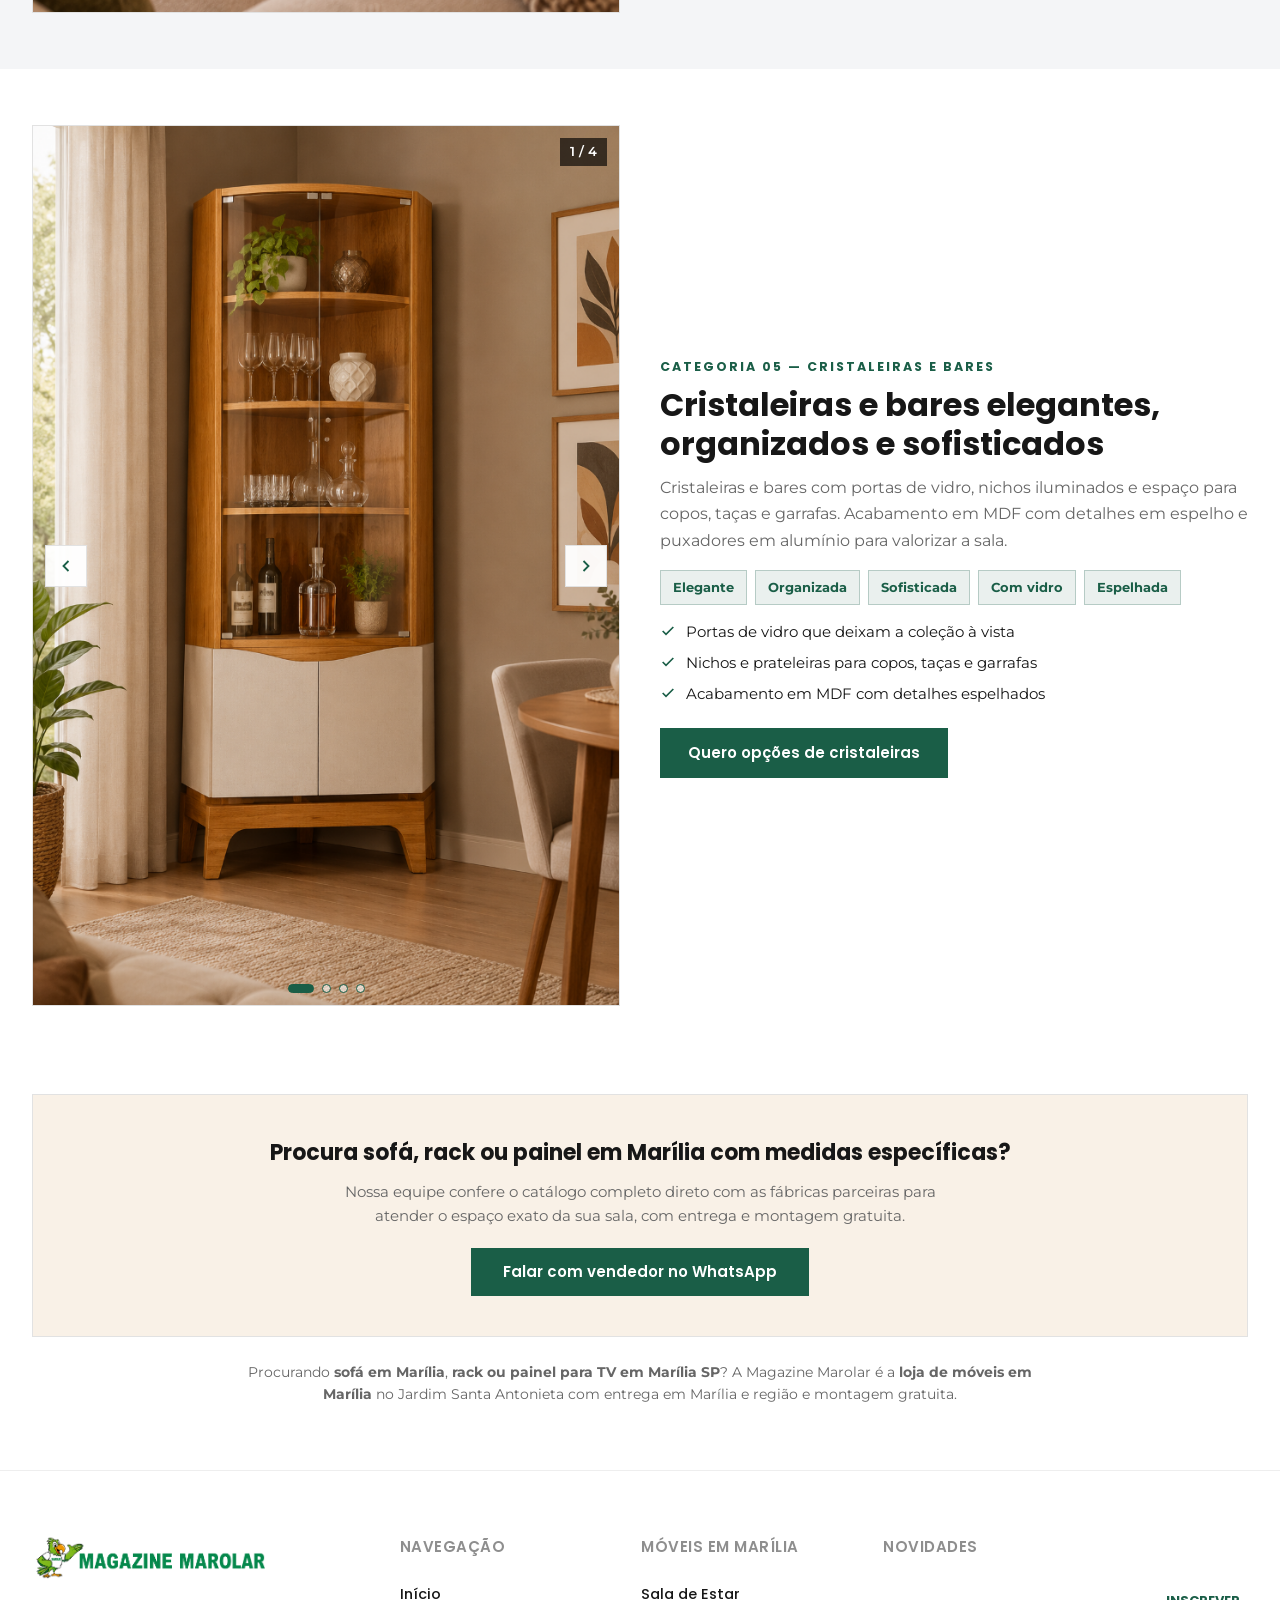
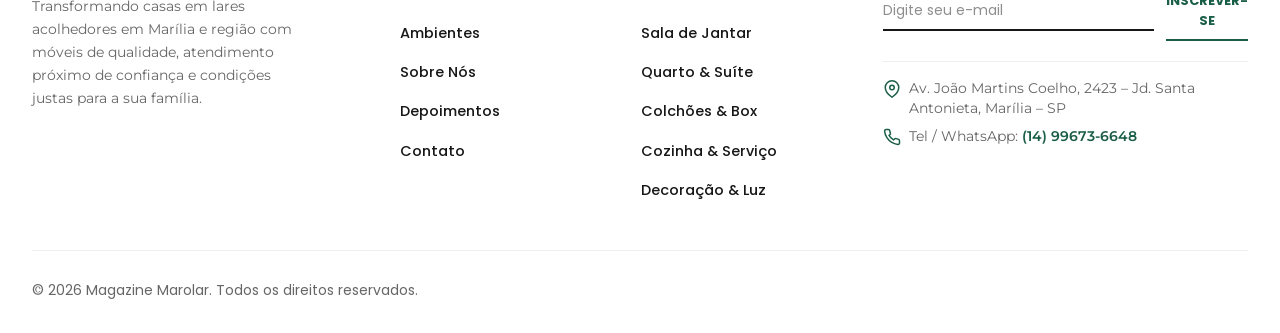
<file: categorias/sala-de-estar.html>
<!DOCTYPE html>
<html lang="pt-BR">
<head>
<!-- Google tag (gtag.js) -->
<script async src="https://www.googletagmanager.com/gtag/js?id=AW-18474784863"></script>
<script>
  window.dataLayer = window.dataLayer || [];
  function gtag(){dataLayer.push(arguments);}
  gtag('js', new Date());

  gtag('config', 'AW-18474784863');
</script>
  <meta charset="UTF-8">
  <meta name="viewport" content="width=device-width, initial-scale=1.0">
  <title>Sofás, Racks e Painéis para TV em Marília SP | Sala de Estar | Magazine Marolar</title>
  <meta name="description" content="Móveis para sala de estar em Marília - SP: sofá retrátil em Marília, sofá de canto, poltrona, rack e painel para TV até 75 pol com entrega e montagem gratuita.">
  <meta name="keywords" content="sofá em Marília, sofá retrátil em Marília, sofá de canto em Marília, rack em Marília, painel para TV em Marília, móveis para sala em Marília SP, loja de móveis em Marília">
  <link rel="canonical" href="https://magazinemarolar.com.br/categorias/sala-de-estar.html">
  <link rel="icon" type="image/png" href="../public/favicon.png">
  <link rel="shortcut icon" href="../public/favicon.ico">
  <link rel="apple-touch-icon" href="../public/favicon.png">
  <meta property="og:type" content="website">
  <meta property="og:url" content="https://magazinemarolar.com.br/categorias/sala-de-estar.html">
  <meta property="og:title" content="Sofás, Racks e Painéis para TV em Marília SP | Sala de Estar | Magazine Marolar">
  <meta property="og:description" content="Móveis para sala de estar em Marília - SP: sofá retrátil em Marília, sofá de canto, poltrona, rack e painel para TV até 75 pol com entrega e montagem gratuita.">
  <meta property="og:image" content="https://magazinemarolar.com.br/public/ogimage-sala.png">
  <meta name="twitter:card" content="summary_large_image">
  <meta name="twitter:title" content="Sofás, Racks e Painéis para TV em Marília SP | Sala de Estar | Magazine Marolar">
  <meta name="twitter:description" content="Móveis para sala de estar em Marília - SP: sofá retrátil em Marília, sofá de canto, poltrona, rack e painel para TV até 75 pol com entrega e montagem gratuita.">
  <meta name="twitter:image" content="https://magazinemarolar.com.br/public/ogimage-sala.png">
  <link rel="preconnect" href="https://fonts.googleapis.com">
  <link rel="preconnect" href="https://fonts.gstatic.com" crossorigin>
  <link href="https://fonts.googleapis.com/css2?family=Fraunces:opsz,wght@9..144,400;9..144,600;9..144,700;9..144,900&family=Montserrat:ital,wght@0,300..800;1,300..800&family=Poppins:ital,wght@0,300;0,400;0,500;0,600;0,700;0,800;0,900;1,400;1,600&display=swap" rel="stylesheet">
  <link rel="stylesheet" href="../css/style.css?v=4">
</head>
<body>

  <header class="site-header">
    <div class="container header-inner">
      <a href="../index.html#inicio" class="brand-logo" aria-label="Magazine Marolar - Página Inicial">
        <img src="../public/logo.png" alt="Magazine Marolar" class="site-logo-img">
      </a>
      <nav class="main-nav" aria-label="Navegação Principal">
        <ul class="nav-list">
          <li><a href="../index.html#inicio" class="nav-link">Início</a></li>
          <li><a href="#sofas" class="nav-link">Sofás</a></li>
          <li><a href="#racks" class="nav-link">Racks</a></li>
          <li><a href="#paineis-tv" class="nav-link">Painéis para TV</a></li>
          <li><a href="../index.html#contato" class="nav-link">Contato</a></li>
        </ul>
      </nav>
      <div class="header-actions">
        <a href="https://wa.me/5514996736648?text=Ol%C3%A1%2C%20tudo%20bem%3F%0AGostaria%20de%20conhecer%20as%20suas%20op%C3%A7%C3%B5es%20de%20m%C3%B3veis%20para%20sala%20de%20estar." target="_blank" rel="noopener noreferrer" class="btn-primary header-cta-desktop" style="height: 44px; padding: 0 22px; font-size: 14px; display: inline-flex; align-items: center; gap: 8px;">
          <svg width="18" height="18" viewBox="0 0 24 24" fill="currentColor"><path d="M12.031 6.172c-3.181 0-5.767 2.586-5.768 5.766-.001 1.298.38 2.27 1.019 3.287l-.711 2.598 2.664-.699c.971.53 1.83.81 2.796.81 3.183 0 5.769-2.588 5.77-5.768 0-3.18-2.587-5.794-5.77-5.794zm7.42 5.767c0 4.103-3.337 7.44-7.44 7.44-1.282 0-2.502-.335-3.578-.921l-4.433 1.163 1.183-4.32c-.672-1.127-1.03-2.42-1.03-3.362 0-4.103 3.337-7.44 7.44-7.44 4.104 0 7.458 3.337 7.458 7.44z"/></svg>
          Quero opções no WhatsApp
        </a>
        <button class="menu-toggle" aria-label="Abrir Menu Mobile" aria-expanded="false" aria-controls="mobile-nav-drawer">
          <svg width="28" height="28" viewBox="0 0 24 24" fill="none" stroke="currentColor" stroke-width="2"><line x1="3" y1="12" x2="21" y2="12"></line><line x1="3" y1="6" x2="21" y2="6"></line><line x1="3" y1="18" x2="21" y2="18"></line></svg>
        </button>
      </div>
    </div>
  </header>

  <div class="mobile-drawer-overlay" aria-hidden="true"></div>
  <aside class="mobile-drawer" id="mobile-nav-drawer" aria-hidden="true">
    <div class="mobile-drawer-header">
      <img src="../public/logo.png" alt="Magazine Marolar" class="drawer-logo-img">
      <button class="mobile-drawer-close" aria-label="Fechar Menu" style="background:none; border:none; cursor:pointer;">
        <svg width="24" height="24" viewBox="0 0 24 24" fill="none" stroke="currentColor" stroke-width="2"><line x1="18" y1="6" x2="6" y2="18"></line><line x1="6" y1="6" x2="18" y2="18"></line></svg>
      </button>
    </div>
    <ul class="mobile-nav-list">
      <li><a href="../index.html#inicio" class="mobile-nav-link">Início</a></li>
      <li><a href="#sofas" class="mobile-nav-link">Sofás</a></li>
      <li><a href="#racks" class="mobile-nav-link">Racks</a></li>
      <li><a href="#paineis-tv" class="mobile-nav-link">Painéis para TV</a></li>
      <li><a href="#mesas-de-centro" class="mobile-nav-link">Mesas de Centro</a></li>
      <li><a href="#cristaleiras" class="mobile-nav-link">Cristaleiras e Bares</a></li>
      <li><a href="../index.html#contato" class="mobile-nav-link">Contato</a></li>
    </ul>
    <div style="margin-top: auto; display: flex; flex-direction: column; gap: 12px;">
      <a href="https://wa.me/5514996736648?text=Ol%C3%A1%2C%20tudo%20bem%3F%0AGostaria%20de%20conhecer%20as%20suas%20op%C3%A7%C3%B5es%20de%20m%C3%B3veis%20para%20sala%20de%20estar." target="_blank" rel="noopener noreferrer" class="btn-primary" style="width: 100%; display: inline-flex; align-items: center; justify-content: center; gap: 8px;">
        Quero opções no WhatsApp
      </a>
      <span style="font-size: 12px; color: var(--text-secondary); text-align: center;">
        Av. João Martins Coelho, 2423 · Jd. Santa Antonieta, Marília
      </span>
    </div>
  </aside>

  <main>
    <section class="lp-hero">
      <div class="container lp-hero-grid">
        <div>
          <span class="lp-eyebrow">Sala de estar completa em Marília SP</span>
          <h1>Sala confortável, moderna e acolhedora</h1>
          <p class="lp-lead">Sofá retrátil e reclinável, sofá de canto com chaise, poltronas, racks e painéis ripados para TV até 75" com LED — com entrega em Marília e montagem gratuita.</p>
          <div class="lp-hero-ctas">
            <a href="https://wa.me/5514996736648?text=Ol%C3%A1%2C%20tudo%20bem%3F%0AGostaria%20de%20conhecer%20as%20suas%20op%C3%A7%C3%B5es%20de%20m%C3%B3veis%20para%20sala%20de%20estar." target="_blank" rel="noopener noreferrer" class="btn-furniro-hero" style="height:56px; min-width:0;">
              Consultar agora no WhatsApp
            </a>
          </div>
          <div class="lp-trust-row">
            <span class="lp-trust-chip"><svg width="16" height="16" viewBox="0 0 24 24" fill="none" stroke="currentColor" stroke-width="2"><rect x="1" y="3" width="15" height="13"></rect><polygon points="16 8 20 8 23 11 23 16 16 16 16 8"></polygon><circle cx="5.5" cy="18.5" r="2.5"></circle><circle cx="18.5" cy="18.5" r="2.5"></circle></svg> Entrega + montagem gratuita</span>
            <span class="lp-trust-chip"><svg width="16" height="16" viewBox="0 0 24 24" fill="none" stroke="currentColor" stroke-width="2"><path d="M12 22s8-4 8-10V5l-8-3-8 3v7c0 6 8 10 8 10z"></path></svg> Espuma D28/D33 certificada</span>
            <span class="lp-trust-chip"><svg width="16" height="16" viewBox="0 0 24 24" fill="none" stroke="currentColor" stroke-width="2"><path d="M21 15a2 2 0 0 1-2 2H7l-4 4V5a2 2 0 0 1 2-2h14a2 2 0 0 1 2 2z"></path></svg> Parcelamento facilitado</span>
          </div>
          <p class="lp-breadcrumb"><a href="../index.html#inicio">Início</a> &gt; <a href="../index.html#produtos">Ambientes</a> &gt; <span>Sala de Estar</span></p>
        </div>
        <div class="lp-hero-media">
          <img src="../public/ambientes/sala.png" alt="Sala de estar mobiliada com sofá retrátil em Marília">
        </div>
      </div>
    </section>

    <nav class="lp-anchor-nav" aria-label="Categorias da sala">
      <div class="container lp-anchor-inner">
        <a class="lp-anchor-link" href="#sofas">1 · Sofás e Poltronas</a>
        <a class="lp-anchor-link" href="#racks">2 · Racks</a>
        <a class="lp-anchor-link" href="#paineis-tv">3 · Painéis para TV</a>
        <a class="lp-anchor-link" href="#mesas-de-centro">4 · Mesas de Centro</a>
        <a class="lp-anchor-link" href="#cristaleiras">5 · Cristaleiras e Bares</a>
      </div>
    </nav>

    <section class="lp-section" id="sofas">
      <div class="container lp-cat-grid">
        <div class="lp-cat-media">
          <div class="lp-slider" data-slider>
            <div class="lp-slides">
              <img src="../public/ambientes/sala-de-estar/sofas/signal-2026-10-14-17-28-15-488_002.png" alt="Sofá retrátil e reclinável — Magazine Marolar">
              <img src="../public/ambientes/sala-de-estar/sofas/signal-2026-10-14-17-28-15-488_003.png" alt="Sofá 3 lugares para sala de estar — Magazine Marolar">
              <img src="../public/ambientes/sala-de-estar/sofas/signal-2026-10-14-17-28-15-488_004.png" alt="Sofá de canto com chaise — Magazine Marolar">
              <img src="../public/ambientes/sala-de-estar/sofas/signal-2026-10-14-17-28-15-488_005.png" alt="Sofá com espuma D28/D33 certificada — Magazine Marolar">
              <img src="../public/ambientes/sala-de-estar/sofas/signal-2026-10-14-17-28-15-488_006.png" alt="Sofá em tecido suede impermeabilizado — Magazine Marolar">
              <img src="../public/ambientes/sala-de-estar/sofas/signal-2026-10-14-17-28-15-488_007.png" alt="Sofá 2 lugares compacto — Magazine Marolar">
              <img src="../public/ambientes/sala-de-estar/sofas/signal-2026-10-14-17-28-15-488_008.png" alt="Poltrona confort para sala de estar — Magazine Marolar">
              <img src="../public/ambientes/sala-de-estar/sofas/signal-2026-10-14-17-28-15-488_009.png" alt="Sofá decorativo para sala de estar — Magazine Marolar">
            </div>
            <span class="lp-counter">1 / 8</span>
            <button class="lp-slider-btn prev" aria-label="Foto anterior"><svg width="20" height="20" viewBox="0 0 24 24" fill="none" stroke="currentColor" stroke-width="2.2"><polyline points="15 18 9 12 15 6"></polyline></svg></button>
            <button class="lp-slider-btn next" aria-label="Próxima foto"><svg width="20" height="20" viewBox="0 0 24 24" fill="none" stroke="currentColor" stroke-width="2.2"><polyline points="9 18 15 12 9 6"></polyline></svg></button>
            <div class="lp-dots"></div>
          </div>
        </div>
        <div class="lp-cat-text">
          <span class="lp-cat-kicker">Categoria 01 — Sofás e Poltronas</span>
          <h2>Sofás retráteis, amplos e superconfortáveis</h2>
          <p class="lp-desc">Sofás 2 e 3 lugares, retráteis e reclináveis, sofá de canto com chaise e poltronas do papai. Molas ensacadas, espuma D28/D33 e tecido suede impermeabilizado para o dia a dia da família.</p>
          <div class="lp-adjectives">
            <span class="lp-adj">Confortável</span>
            <span class="lp-adj">Retrátil</span>
            <span class="lp-adj">Amplo</span>
            <span class="lp-adj">Reclinável</span>
            <span class="lp-adj">Impermeável</span>
          </div>
          <ul class="lp-benefits">
            <li><svg width="16" height="16" viewBox="0 0 24 24" fill="none" stroke="currentColor" stroke-width="2.5"><polyline points="20 6 9 17 4 12"></polyline></svg> Catraca silenciosa de 5 estágios + assento que abre até 1,80m</li>
            <li><svg width="16" height="16" viewBox="0 0 24 24" fill="none" stroke="currentColor" stroke-width="2.5"><polyline points="20 6 9 17 4 12"></polyline></svg> Estrutura em eucalipto tratado, feita para durar</li>
            <li><svg width="16" height="16" viewBox="0 0 24 24" fill="none" stroke="currentColor" stroke-width="2.5"><polyline points="20 6 9 17 4 12"></polyline></svg> Poltrona reclinável com apoio lombar ergonômico</li>
          </ul>
          <a href="https://wa.me/5514996736648?text=Ol%C3%A1%2C%20tudo%20bem%3F%0AGostaria%20de%20conhecer%20as%20suas%20op%C3%A7%C3%B5es%20de%20sof%C3%A1s%20e%20poltronas." target="_blank" rel="noopener noreferrer" class="btn-primary" style="height:50px; display:inline-flex; align-items:center; gap:8px; padding:0 28px;">
            Quero opções de sofás
          </a>
        </div>
      </div>
    </section>

    <section class="lp-section alt" id="racks">
      <div class="container lp-cat-grid reverse">
        <div class="lp-cat-text">
          <span class="lp-cat-kicker">Categoria 02 — Racks</span>
          <h2>Racks iluminados, modernos e sofisticados</h2>
          <p class="lp-desc">Rack com painel ripado para TV até 75", fita LED warm embutida e nichos suspensos. 100% MDF com acabamento UV, prateleiras curvas e gavetas telescópicas para organizar a sala.</p>
          <div class="lp-adjectives">
            <span class="lp-adj">Moderno</span>
            <span class="lp-adj">Iluminado</span>
            <span class="lp-adj">Sofisticado</span>
            <span class="lp-adj">Ripado</span>
            <span class="lp-adj">Até 75"</span>
          </div>
          <ul class="lp-benefits">
            <li><svg width="16" height="16" viewBox="0 0 24 24" fill="none" stroke="currentColor" stroke-width="2.5"><polyline points="20 6 9 17 4 12"></polyline></svg> LED warm integrado que valoriza o ambiente</li>
            <li><svg width="16" height="16" viewBox="0 0 24 24" fill="none" stroke="currentColor" stroke-width="2.5"><polyline points="20 6 9 17 4 12"></polyline></svg> Suporta TVs grandes com passagem para cabos</li>
            <li><svg width="16" height="16" viewBox="0 0 24 24" fill="none" stroke="currentColor" stroke-width="2.5"><polyline points="20 6 9 17 4 12"></polyline></svg> Montagem gratuita em Marília e região</li>
          </ul>
          <a href="https://wa.me/5514996736648?text=Ol%C3%A1%2C%20tudo%20bem%3F%0AGostaria%20de%20conhecer%20as%20suas%20op%C3%A7%C3%B5es%20de%20racks%20e%20pain%C3%A9is%20para%20TV." target="_blank" rel="noopener noreferrer" class="btn-primary" style="height:50px; display:inline-flex; align-items:center; gap:8px; padding:0 28px;">
            Quero opções de racks
          </a>
        </div>
        <div class="lp-cat-media">
          <div class="lp-slider" data-slider>
            <div class="lp-slides">
              <img src="../public/ambientes/sala-de-estar/racks/01.png" alt="Rack para TV em sala de estar — Magazine Marolar">
              <img src="../public/ambientes/sala-de-estar/racks/02.png" alt="Rack com nichos e gavetas — Magazine Marolar">
              <img src="../public/ambientes/sala-de-estar/racks/03.png" alt="Rack moderno com painel — Magazine Marolar">
              <img src="../public/ambientes/sala-de-estar/racks/04.png" alt="Rack suspenso para sala — Magazine Marolar">
            </div>
            <span class="lp-counter">1 / 4</span>
            <button class="lp-slider-btn prev" aria-label="Foto anterior"><svg width="20" height="20" viewBox="0 0 24 24" fill="none" stroke="currentColor" stroke-width="2.2"><polyline points="15 18 9 12 15 6"></polyline></svg></button>
            <button class="lp-slider-btn next" aria-label="Próxima foto"><svg width="20" height="20" viewBox="0 0 24 24" fill="none" stroke="currentColor" stroke-width="2.2"><polyline points="9 18 15 12 9 6"></polyline></svg></button>
            <div class="lp-dots"></div>
          </div>
        </div>
      </div>
    </section>

    <section class="lp-section" id="paineis-tv">
      <div class="container lp-cat-grid">
        <div class="lp-cat-media">
          <div class="lp-slider" data-slider>
            <div class="lp-slides">
              <img src="../public/ambientes/sala-de-estar/paineis-de-tv/signal-2026-10-14-17-32-08-329_002.png" alt="Painel ripado para TV com LED — Magazine Marolar">
              <img src="../public/ambientes/sala-de-estar/paineis-de-tv/signal-2026-10-14-17-32-08-329_003.png" alt="Painel suspenso para TV até 75 polegadas — Magazine Marolar">
              <img src="../public/ambientes/sala-de-estar/paineis-de-tv/signal-2026-10-14-17-32-08-329_004.png" alt="Painel para TV com nichos e gavetas — Magazine Marolar">
              <img src="../public/ambientes/sala-de-estar/paineis-de-tv/signal-2026-10-14-17-32-08-329_005.png" alt="Painel de TV 100% MDF com acabamento acetinado — Magazine Marolar">
            </div>
            <span class="lp-counter">1 / 4</span>
            <button class="lp-slider-btn prev" aria-label="Foto anterior"><svg width="20" height="20" viewBox="0 0 24 24" fill="none" stroke="currentColor" stroke-width="2.2"><polyline points="15 18 9 12 15 6"></polyline></svg></button>
            <button class="lp-slider-btn next" aria-label="Próxima foto"><svg width="20" height="20" viewBox="0 0 24 24" fill="none" stroke="currentColor" stroke-width="2.2"><polyline points="9 18 15 12 9 6"></polyline></svg></button>
            <div class="lp-dots"></div>
          </div>
        </div>
        <div class="lp-cat-text">
          <span class="lp-cat-kicker">Categoria 03 — Painéis para TV</span>
          <h2>Painéis para TV elegantes, modernos e iluminados</h2>
          <p class="lp-desc">Painéis ripados e suspensos para TVs de até 75", com fita LED warm embutida, nichos para home theater e gavetas telescópicas. 100% MDF com acabamento acetinado e passagem oculta de cabos.</p>
          <div class="lp-adjectives">
            <span class="lp-adj">Moderno</span>
            <span class="lp-adj">Iluminado</span>
            <span class="lp-adj">Suspenso</span>
            <span class="lp-adj">Ripado</span>
            <span class="lp-adj">Até 75"</span>
          </div>
          <ul class="lp-benefits">
            <li><svg width="16" height="16" viewBox="0 0 24 24" fill="none" stroke="currentColor" stroke-width="2.5"><polyline points="20 6 9 17 4 12"></polyline></svg> Fita LED warm embutida que valoriza a sala</li>
            <li><svg width="16" height="16" viewBox="0 0 24 24" fill="none" stroke="currentColor" stroke-width="2.5"><polyline points="20 6 9 17 4 12"></polyline></svg> Passagem oculta de cabos e nichos para home theater</li>
            <li><svg width="16" height="16" viewBox="0 0 24 24" fill="none" stroke="currentColor" stroke-width="2.5"><polyline points="20 6 9 17 4 12"></polyline></svg> Montagem gratuita em Marília e região</li>
          </ul>
          <a href="https://wa.me/5514996736648?text=Ol%C3%A1%2C%20tudo%20bem%3F%0AGostaria%20de%20conhecer%20as%20suas%20op%C3%A7%C3%B5es%20de%20pain%C3%A9is%20para%20TV." target="_blank" rel="noopener noreferrer" class="btn-primary" style="height:50px; display:inline-flex; align-items:center; gap:8px; padding:0 28px;">
            Quero opções de painéis
          </a>
        </div>
      </div>
    </section>

    <section class="lp-section alt" id="mesas-de-centro">
      <div class="container lp-cat-grid reverse">
        <div class="lp-cat-text">
          <span class="lp-cat-kicker">Categoria 04 — Mesas de Centro</span>
          <h2>Mesas de centro charmosas, versáteis e funcionais</h2>
          <p class="lp-desc">Mesas de centro redondas e retangulares com tampo em vidro ou MDF, pés palito e base reforçada. Modelos compactos e amplos que combinam com sofás retráteis, poltronas e o restante da sala.</p>
          <div class="lp-adjectives">
            <span class="lp-adj">Charmosa</span>
            <span class="lp-adj">Versátil</span>
            <span class="lp-adj">Funcional</span>
            <span class="lp-adj">Compacta</span>
            <span class="lp-adj">Elegante</span>
          </div>
          <ul class="lp-benefits">
            <li><svg width="16" height="16" viewBox="0 0 24 24" fill="none" stroke="currentColor" stroke-width="2.5"><polyline points="20 6 9 17 4 12"></polyline></svg> Tampo resistente e fácil de limpar no dia a dia</li>
            <li><svg width="16" height="16" viewBox="0 0 24 24" fill="none" stroke="currentColor" stroke-width="2.5"><polyline points="20 6 9 17 4 12"></polyline></svg> Pés palito que dão leveza e ampliam a sensação de espaço</li>
            <li><svg width="16" height="16" viewBox="0 0 24 24" fill="none" stroke="currentColor" stroke-width="2.5"><polyline points="20 6 9 17 4 12"></polyline></svg> Modelos redondos e retangulares para cada ambiente</li>
          </ul>
          <a href="https://wa.me/5514996736648?text=Ol%C3%A1%2C%20tudo%20bem%3F%0AGostaria%20de%20conhecer%20as%20suas%20op%C3%A7%C3%B5es%20de%20mesas%20de%20centro." target="_blank" rel="noopener noreferrer" class="btn-primary" style="height:50px; display:inline-flex; align-items:center; gap:8px; padding:0 28px;">
            Quero opções de mesas de centro
          </a>
        </div>
        <div class="lp-cat-media">
          <div class="lp-slider" data-slider>
            <div class="lp-slides">
              <img src="../public/ambientes/sala-de-estar/mesas-de-centro/mesa%2001.png" alt="Mesa de centro redonda para sala — Magazine Marolar">
              <img src="../public/ambientes/sala-de-estar/mesas-de-centro/mesa%2002.png" alt="Mesa de centro com tampo de vidro — Magazine Marolar">
              <img src="../public/ambientes/sala-de-estar/mesas-de-centro/mesa%2003.png" alt="Mesa de centro retangular com pés palito — Magazine Marolar">
            </div>
            <span class="lp-counter">1 / 3</span>
            <button class="lp-slider-btn prev" aria-label="Foto anterior"><svg width="20" height="20" viewBox="0 0 24 24" fill="none" stroke="currentColor" stroke-width="2.2"><polyline points="15 18 9 12 15 6"></polyline></svg></button>
            <button class="lp-slider-btn next" aria-label="Próxima foto"><svg width="20" height="20" viewBox="0 0 24 24" fill="none" stroke="currentColor" stroke-width="2.2"><polyline points="9 18 15 12 9 6"></polyline></svg></button>
            <div class="lp-dots"></div>
          </div>
        </div>
      </div>
    </section>

    <section class="lp-section" id="cristaleiras">
      <div class="container lp-cat-grid">
        <div class="lp-cat-media">
          <div class="lp-slider" data-slider>
            <div class="lp-slides">
              <img src="../public/ambientes/sala-de-estar/cristaleiras/01.png" alt="Cristaleira para sala de estar — Magazine Marolar">
              <img src="../public/ambientes/sala-de-estar/cristaleiras/02.png" alt="Bar com portas de vidro — Magazine Marolar">
              <img src="../public/ambientes/sala-de-estar/cristaleiras/03.png" alt="Cristaleira com nichos e espelho — Magazine Marolar">
              <img src="../public/ambientes/sala-de-estar/cristaleiras/04.png" alt="Bar e cristaleira em MDF — Magazine Marolar">
            </div>
            <span class="lp-counter">1 / 4</span>
            <button class="lp-slider-btn prev" aria-label="Foto anterior"><svg width="20" height="20" viewBox="0 0 24 24" fill="none" stroke="currentColor" stroke-width="2.2"><polyline points="15 18 9 12 15 6"></polyline></svg></button>
            <button class="lp-slider-btn next" aria-label="Próxima foto"><svg width="20" height="20" viewBox="0 0 24 24" fill="none" stroke="currentColor" stroke-width="2.2"><polyline points="9 18 15 12 9 6"></polyline></svg></button>
            <div class="lp-dots"></div>
          </div>
        </div>
        <div class="lp-cat-text">
          <span class="lp-cat-kicker">Categoria 05 — Cristaleiras e Bares</span>
          <h2>Cristaleiras e bares elegantes, organizados e sofisticados</h2>
          <p class="lp-desc">Cristaleiras e bares com portas de vidro, nichos iluminados e espaço para copos, taças e garrafas. Acabamento em MDF com detalhes em espelho e puxadores em alumínio para valorizar a sala.</p>
          <div class="lp-adjectives">
            <span class="lp-adj">Elegante</span>
            <span class="lp-adj">Organizada</span>
            <span class="lp-adj">Sofisticada</span>
            <span class="lp-adj">Com vidro</span>
            <span class="lp-adj">Espelhada</span>
          </div>
          <ul class="lp-benefits">
            <li><svg width="16" height="16" viewBox="0 0 24 24" fill="none" stroke="currentColor" stroke-width="2.5"><polyline points="20 6 9 17 4 12"></polyline></svg> Portas de vidro que deixam a coleção à vista</li>
            <li><svg width="16" height="16" viewBox="0 0 24 24" fill="none" stroke="currentColor" stroke-width="2.5"><polyline points="20 6 9 17 4 12"></polyline></svg> Nichos e prateleiras para copos, taças e garrafas</li>
            <li><svg width="16" height="16" viewBox="0 0 24 24" fill="none" stroke="currentColor" stroke-width="2.5"><polyline points="20 6 9 17 4 12"></polyline></svg> Acabamento em MDF com detalhes espelhados</li>
          </ul>
          <a href="https://wa.me/5514996736648?text=Ol%C3%A1%2C%20tudo%20bem%3F%0AGostaria%20de%20conhecer%20as%20suas%20op%C3%A7%C3%B5es%20de%20cristaleiras%20e%20bares." target="_blank" rel="noopener noreferrer" class="btn-primary" style="height:50px; display:inline-flex; align-items:center; gap:8px; padding:0 28px;">
            Quero opções de cristaleiras
          </a>
        </div>
      </div>
    </section>

    <section class="section bg-white" style="padding-top:24px;">
      <div class="container">
        <div class="lp-final-cta">
          <h3>Procura sofá, rack ou painel em Marília com medidas específicas?</h3>
          <p>Nossa equipe confere o catálogo completo direto com as fábricas parceiras para atender o espaço exato da sua sala, com entrega e montagem gratuita.</p>
          <a href="https://wa.me/5514996736648?text=Ol%C3%A1%2C%20tudo%20bem%3F%0AGostaria%20de%20conhecer%20as%20suas%20op%C3%A7%C3%B5es%20de%20m%C3%B3veis%20para%20sala%20de%20estar." target="_blank" rel="noopener noreferrer" class="btn-primary" style="padding:0 32px; display:inline-flex; align-items:center;">
            Falar com vendedor no WhatsApp
          </a>
        </div>
        <p style="font-size:14px;color:var(--text-secondary);max-width:800px;margin:24px auto 0;text-align:center;">Procurando <strong>sofá em Marília</strong>, <strong>rack ou painel para TV em Marília SP</strong>? A Magazine Marolar é a <strong>loja de móveis em Marília</strong> no Jardim Santa Antonieta com entrega em Marília e região e montagem gratuita.</p>
      </div>
    </section>
  </main>

  <footer class="site-footer">
    <div class="container">
      <div class="footer-furniro-grid">
        <div class="footer-col">
          <a href="../index.html#inicio" aria-label="Magazine Marolar - Página Inicial">
            <img src="../public/logo.png" alt="Magazine Marolar" class="footer-logo-img">
          </a>
          <p class="footer-copy-text">
            Transformando casas em lares acolhedores em Marília e região com móveis de qualidade, atendimento próximo de confiança e condições justas para a sua família.
          </p>
        </div>
        <div class="footer-col">
          <h4>Navegação</h4>
          <div class="footer-furniro-links">
            <a href="../index.html#inicio" class="footer-furniro-link">Início</a>
            <a href="../index.html#produtos" class="footer-furniro-link">Ambientes</a>
            <a href="../index.html#sobre" class="footer-furniro-link">Sobre Nós</a>
            <a href="../index.html#depoimentos" class="footer-furniro-link">Depoimentos</a>
            <a href="../index.html#contato" class="footer-furniro-link">Contato</a>
          </div>
        </div>
        <div class="footer-col">
          <h4>Móveis em Marília</h4>
          <div class="footer-furniro-links">
            <a href="sala-de-estar.html" class="footer-furniro-link">Sala de Estar</a>
            <a href="sala-de-jantar.html" class="footer-furniro-link">Sala de Jantar</a>
            <a href="quarto.html" class="footer-furniro-link">Quarto &amp; Suíte</a>
            <a href="colchoes-e-descanso.html" class="footer-furniro-link">Colchões &amp; Box</a>
            <a href="cozinha-e-area-de-servico.html" class="footer-furniro-link">Cozinha &amp; Serviço</a>
            <a href="decoracao-e-iluminacao.html" class="footer-furniro-link">Decoração &amp; Luz</a>
          </div>
        </div>
        <div class="footer-col">
          <h4>Novidades</h4>
          <form class="newsletter-form" onsubmit="event.preventDefault(); alert('Obrigado por se cadastrar na Magazine Marolar!');">
            <input type="email" placeholder="Digite seu e-mail" required class="newsletter-input">
            <button type="submit" class="newsletter-btn">INSCREVER-SE</button>
          </form>
          <div class="footer-contact-block">
            <div class="footer-contact-item">
              <svg width="18" height="18" viewBox="0 0 24 24" fill="none" stroke="currentColor" stroke-width="2" style="flex-shrink: 0; color: var(--primary-color); margin-top: 2px;"><path d="M21 10c0 7-9 13-9 13s-9-6-9-13a9 9 0 0 1 18 0z"></path><circle cx="12" cy="10" r="3"></circle></svg>
              <span>Av. João Martins Coelho, 2423 – Jd. Santa Antonieta, Marília – SP</span>
            </div>
            <div class="footer-contact-item">
              <svg width="18" height="18" viewBox="0 0 24 24" fill="none" stroke="currentColor" stroke-width="2" style="flex-shrink: 0; color: var(--primary-color); margin-top: 2px;"><path d="M22 16.92v3a2 2 0 0 1-2.18 2 19.79 19.79 0 0 1-8.63-3.07 19.5 19.5 0 0 1-6-6 19.79 19.79 0 0 1-3.07-8.67A2 2 0 0 1 4.11 2h3a2 2 0 0 1 2 1.72 12.84 12.84 0 0 0 .7 2.81 2 2 0 0 1-.45 2.11L8.09 9.91a16 16 0 0 0 6 6l1.27-1.27a2 2 0 0 1 2.11-.45 12.84 12.84 0 0 0 2.81.7A2 2 0 0 1 22 16.92z"></path></svg>
              <span>Tel / WhatsApp: <a href="https://wa.me/5514996736648" target="_blank" rel="noopener noreferrer">(14) 99673-6648</a></span>
            </div>
          </div>
        </div>
      </div>
      <div class="footer-furniro-bottom">
        <div>&copy; <span class="current-year">2026</span> Magazine Marolar. Todos os direitos reservados.</div>
      </div>
    </div>
  </footer>

  <script src="../js/main.js"></script>
</body>
</html>
</file>
<file: css/style.css>
/* ==========================================================================
   MAGAZINE MAROLAR - DESIGN SYSTEM (ACCENT #1A5E47)
   ========================================================================== */

@import url('https://fonts.googleapis.com/css2?family=Fraunces:opsz,wght@9..144,400;9..144,600;9..144,700;9..144,900&family=Montserrat:ital,wght@0,300..800;1,300..800&family=Poppins:ital,wght@0,300;0,400;0,500;0,600;0,700;0,800;0,900;1,400;1,600&family=Work+Sans:ital,wght@0,300..700;1,300..700&display=swap');

:root {
  /* ==========================================================================
     PALETA DE CORES (ACCENT COLOR: #1A5E47)
     ========================================================================== */
  --primary-color: #1A5E47;
  --primary-color-rgb: 26, 94, 71;
  --btn-hover: #123F2F;
  --secondary-color: #FFF3E3;
  --bg-secondary: #F4F5F7;
  --background: #FFFFFF;
  --foreground: #171717;
  
  --text-primary: #171717;
  --text-secondary: #666666;
  --text-muted: #8E8E8E;
  --bg-trust-bar: #F9F1E7;
  --badge-new: #1A5E47;

  --color-borda: #E2E2E2;
  --color-borda-light: #EEEEEE;
  --overlay-card: rgba(18, 63, 47, 0.88);

  /* Tipografia */
  --font-heading: 'Poppins', sans-serif;
  --font-body: 'Montserrat', 'Poppins', sans-serif;
  --font-quote: 'Fraunces', 'Playfair Display', 'Georgia', serif;

  /* Espaçamentos */
  --space-xs: 4px;
  --space-sm: 8px;
  --space-md: 16px;
  --space-lg: 24px;
  --space-xl: 32px;
  --space-2xl: 48px;
  --space-3xl: 64px;
  --space-4xl: 96px;

  /* Raios de borda */
  --radius-none: 0px;
  --radius-sm: 4px;
  --radius-md: 8px;
  --radius-lg: 12px;
  --radius-full: 9999px;

  /* Sombras (Desativadas globalmente) */
  --shadow-none: none;
  --shadow-card: none;
  --shadow-floating: none;

  --container-max: 1280px;
  --container-pad: 32px;
  --header-height: 95px;
  --transition-default: 250ms ease;
}

/* --------------------------------------------------------------------------
   RESET & BASE
   -------------------------------------------------------------------------- */
*, *::before, *::after {
  box-sizing: border-box;
  margin: 0;
  padding: 0;
}

html {
  font-size: 16px;
  scroll-behavior: smooth;
  scroll-padding-top: var(--header-height);
  -webkit-text-size-adjust: 100%;
}

body {
  background-color: var(--background);
  color: var(--text-primary);
  font-family: var(--font-body);
  font-weight: 400;
  line-height: 1.6;
  min-height: 100vh;
  display: flex;
  flex-direction: column;
  overflow-x: clip;
  -webkit-font-smoothing: antialiased;
}

img {
  max-width: 100%;
  height: auto;
  display: block;
}

a {
  color: inherit;
  text-decoration: none;
  transition: color var(--transition-default);
}

ul {
  list-style: none;
}

button {
  cursor: pointer;
  border: none;
  background: none;
  font-family: inherit;
}

/* --------------------------------------------------------------------------
   LAYOUT & CONTAINER
   -------------------------------------------------------------------------- */
.container {
  width: 100%;
  max-width: var(--container-max);
  margin-left: auto;
  margin-right: auto;
  padding-left: var(--container-pad);
  padding-right: var(--container-pad);
}

.section {
  padding-top: var(--space-3xl);
  padding-bottom: var(--space-3xl);
}

.bg-secondary {
  background-color: var(--bg-secondary);
}

.bg-trust {
  background-color: var(--bg-trust-bar);
}

.bg-white {
  background-color: #FFFFFF;
}

.section-header {
  text-align: center;
  margin-bottom: var(--space-2xl);
}

.section-header.text-left {
  text-align: left;
}

.section-header h2,
.section-header .section-title {
  font-family: var(--font-heading);
  font-size: clamp(26px, 3.5vw, 34px);
  font-weight: 700;
  color: var(--text-primary);
  margin-bottom: 6px;
  line-height: 1.2;
}

.section-header p,
.section-header .section-subtitle {
  font-family: var(--font-body);
  font-size: 16px;
  color: var(--text-secondary);
  font-weight: 400;
  line-height: 1.5;
}

.section-header:not(.text-left) p {
  max-width: 600px;
  margin-left: auto;
  margin-right: auto;
}

/* --------------------------------------------------------------------------
   LOGOS
   -------------------------------------------------------------------------- */
.brand-logo {
  display: flex;
  align-items: center;
  text-decoration: none;
}

.site-logo-img {
  height: 46px;
  width: auto;
  max-width: 100%;
  object-fit: contain;
  display: block;
}

.footer-logo-img {
  height: 44px;
  width: auto;
  max-width: 100%;
  object-fit: contain;
  margin-bottom: 16px;
  display: block;
}

.drawer-logo-img {
  height: 38px;
  width: auto;
  max-width: 100%;
  object-fit: contain;
  display: block;
}

/* --------------------------------------------------------------------------
   BOTÕES
   -------------------------------------------------------------------------- */
.btn-furniro-hero {
  display: inline-flex;
  align-items: center;
  justify-content: center;
  gap: 10px;
  min-width: 222px;
  height: 64px;
  padding: 0 36px;
  background-color: var(--primary-color);
  color: #FFFFFF;
  font-family: var(--font-heading);
  font-size: 16px;
  font-weight: 700;
  text-transform: uppercase;
  letter-spacing: 0.05em;
  border-radius: var(--radius-none);
  border: none;
  transition: background-color var(--transition-default), transform 150ms ease;
  box-shadow: none;
}

.btn-furniro-hero:hover {
  background-color: var(--btn-hover);
  color: #FFFFFF;
}

.btn-furniro-hero:active {
  transform: scale(0.98);
}

.btn-furniro-outline {
  display: inline-flex;
  align-items: center;
  justify-content: center;
  text-align: center;
  gap: 8px;
  width: auto;
  max-width: 100%;
  min-height: 48px;
  padding: 12px 28px;
  background-color: transparent;
  color: var(--primary-color);
  font-family: var(--font-heading);
  font-size: 15px;
  font-weight: 600;
  border: 1.5px solid var(--primary-color);
  border-radius: var(--radius-none);
  transition: all var(--transition-default);
  line-height: 1.3;
}

.btn-furniro-outline:hover {
  background-color: var(--primary-color);
  color: #FFFFFF;
}

.btn-google-reviews {
  display: inline-flex;
  align-items: center;
  justify-content: center;
  gap: 10px;
  min-height: 48px;
  padding: 12px 24px;
  background-color: #FFFFFF;
  color: var(--text-primary);
  font-family: var(--font-heading);
  font-size: 14.5px;
  font-weight: 600;
  border: 1px solid var(--color-borda);
  border-radius: var(--radius-none);
  transition: all var(--transition-default);
}

.btn-google-reviews:hover {
  background-color: var(--bg-secondary);
  border-color: var(--primary-color);
  color: var(--primary-color);
}

.btn-primary {
  display: inline-flex;
  align-items: center;
  justify-content: center;
  gap: 8px;
  height: 48px;
  padding: 0 24px;
  background-color: var(--primary-color);
  color: #FFFFFF;
  font-family: var(--font-heading);
  font-size: 15px;
  font-weight: 600;
  border-radius: var(--radius-none);
  border: none;
  transition: background-color var(--transition-default);
}

.btn-primary:hover {
  background-color: var(--btn-hover);
  color: #FFFFFF;
}

.btn-pinterest {
  display: inline-flex;
  align-items: center;
  justify-content: center;
  gap: 10px;
  height: 50px;
  padding: 0 28px;
  background-color: #E60023;
  color: #FFFFFF;
  font-family: var(--font-heading);
  font-size: 15px;
  font-weight: 600;
  border-radius: var(--radius-none);
  border: none;
  transition: background-color var(--transition-default), transform 150ms ease;
  box-shadow: none;
}

.btn-pinterest:hover {
  background-color: #BD081C;
  color: #FFFFFF;
  transform: translateY(-2px);
}

.btn-overlay-card {
  display: inline-flex;
  align-items: center;
  justify-content: center;
  gap: 8px;
  width: 210px;
  height: 48px;
  background-color: #FFFFFF;
  color: var(--primary-color);
  font-family: var(--font-heading);
  font-size: 15px;
  font-weight: 700;
  border: none;
  border-radius: var(--radius-none);
  transition: all 200ms ease;
  box-shadow: none;
}

.btn-overlay-card:hover {
  background-color: var(--primary-color);
  color: #FFFFFF;
}

/* --------------------------------------------------------------------------
   CABEÇALHO / HEADER (95px)
   -------------------------------------------------------------------------- */
.site-header {
  position: sticky;
  top: 0;
  left: 0;
  width: 100%;
  height: var(--header-height);
  background-color: var(--background);
  z-index: 1000;
  border-bottom: 1px solid var(--color-borda-light);
  transition: box-shadow var(--transition-default), background-color var(--transition-default);
}

.site-header.scrolled {
  box-shadow: 0 4px 20px rgba(0, 0, 0, 0.08);
  background-color: rgba(255, 255, 255, 0.98);
  backdrop-filter: blur(8px);
  -webkit-backdrop-filter: blur(8px);
}

.header-inner {
  height: 100%;
  display: flex;
  align-items: center;
  justify-content: space-between;
}

/* Nav Menu (Sem link de produtos) */
.main-nav {
  display: flex;
  align-items: center;
}

.nav-list {
  display: flex;
  align-items: center;
  gap: clamp(20px, 3vw, 40px);
}

.nav-link {
  font-family: var(--font-heading);
  font-size: 15.5px;
  font-weight: 500;
  color: var(--text-primary);
  padding: 8px 0;
  position: relative;
  transition: color var(--transition-default);
}

.nav-link:hover,
.nav-link.active {
  color: var(--primary-color);
  font-weight: 600;
}

.header-actions {
  display: flex;
  align-items: center;
  gap: 16px;
}

.menu-toggle {
  display: none;
  padding: 8px;
  color: var(--text-primary);
}

/* --------------------------------------------------------------------------
   HERO SECTION (Sem border-radius)
   -------------------------------------------------------------------------- */
.hero-furniro {
  position: relative;
  min-height: 700px;
  display: flex;
  align-items: center;
  background-image: url('../public/hero-bg.jpg');
  background-size: cover;
  background-position: center;
  padding: 80px 0 100px;
}

.hero-furniro::before {
  content: '';
  position: absolute;
  inset: 0;
  background: rgba(0, 0, 0, 0.12);
}

.hero-container-inner {
  position: relative;
  z-index: 2;
  display: flex;
  justify-content: flex-end;
}

.hero-panel-card {
  width: 100%;
  max-width: 640px;
  background-color: var(--secondary-color);
  padding: clamp(32px, 5vw, 60px) clamp(24px, 4vw, 40px) clamp(32px, 4vw, 48px);
  border-radius: var(--radius-none);
  box-shadow: none;
}

.hero-panel-card .eyebrow {
  display: block;
  font-family: var(--font-heading);
  font-size: 15px;
  font-weight: 700;
  letter-spacing: 2.5px;
  color: var(--text-primary);
  text-transform: uppercase;
  margin-bottom: 8px;
}

.hero-panel-card h1 {
  font-family: var(--font-heading);
  font-size: clamp(32px, 4.5vw, 50px);
  font-weight: 700;
  line-height: 1.2;
  color: var(--primary-color);
  margin-bottom: 16px;
}

.hero-panel-card p {
  font-family: var(--font-body);
  font-size: 17px;
  font-weight: 500;
  line-height: 1.55;
  color: var(--text-primary);
  margin-bottom: 36px;
}

.hero-badges-row {
  display: flex;
  align-items: center;
  gap: 16px;
  margin-top: 24px;
}

.badge-google-furniro {
  display: inline-flex;
  align-items: center;
  gap: 8px;
  font-family: var(--font-heading);
  font-size: 13px;
  font-weight: 600;
  color: var(--text-primary);
}

.badge-google-furniro .stars {
  color: #F4B400;
}

/* --------------------------------------------------------------------------
   TARJA DE DIFERENCIAIS FLUTUANTE (SEM SOMBRA E SEM BORDER-RADIUS)
   -------------------------------------------------------------------------- */
.floating-trust-wrapper {
  position: relative;
  z-index: 10;
  margin-top: -64px;
  margin-bottom: 40px;
  box-shadow: none;
}

.floating-trust-card {
  background-color: var(--bg-trust-bar);
  padding: 36px clamp(20px, 3.5vw, 48px);
  border-radius: var(--radius-none);
  box-shadow: none;
  border: 1px solid rgba(26, 94, 71, 0.12);
}

.floating-trust-grid {
  display: grid;
  grid-template-columns: repeat(4, 1fr);
  gap: 24px;
}

.trust-card-furniro {
  display: flex;
  align-items: center;
  gap: 16px;
}

.trust-icon-furniro {
  width: 52px;
  height: 52px;
  color: var(--primary-color);
  flex-shrink: 0;
  display: flex;
  align-items: center;
  justify-content: center;
}

.trust-text-furniro h4 {
  font-family: var(--font-heading);
  font-size: 18px;
  font-weight: 700;
  line-height: 1.25;
  color: var(--text-primary);
  margin-bottom: 2px;
}

.trust-text-furniro p {
  font-family: var(--font-heading);
  font-size: 14px;
  font-weight: 500;
  color: var(--text-secondary);
  line-height: 1.3;
}

/* --------------------------------------------------------------------------
   EXPLORE OS AMBIENTES (Cards Brancos, Compactos, Sem Raio, Imagens Cutout)
   -------------------------------------------------------------------------- */
.browse-range-grid {
  display: grid;
  grid-template-columns: repeat(3, 1fr);
  gap: 28px;
}

.range-card {
  display: flex;
  flex-direction: column;
  align-items: center;
  text-align: center;
  background-color: #FFFFFF;
  border: 1px solid var(--color-borda-light);
  border-radius: var(--radius-none);
  padding: 28px 24px 24px;
  transition: transform 250ms ease,  250ms ease, border-color 250ms ease;
  box-shadow: none;
}

.range-card:hover {
  transform: translateY(-4px);
  box-shadow: none;
  border-color: rgba(26, 94, 71, 0.25);
}

.range-image-wrap {
  width: 100%;
  height: 220px;
  border-radius: var(--radius-none);
  overflow: hidden;
  background-color: #FFFFFF;
  display: flex;
  align-items: center;
  justify-content: center;
  padding: 12px;
  margin-bottom: 16px;
}

.range-image-wrap img {
  max-width: 100%;
  height: 100%;
  max-height: 190px;
  object-fit: contain;
}

.range-card-title {
  font-family: var(--font-heading);
  font-size: 20px;
  font-weight: 700;
  color: var(--text-primary);
  margin-bottom: 4px;
  transition: color var(--transition-default);
}

.range-card:hover .range-card-title {
  color: var(--primary-color);
}

.range-card-sub {
  font-family: var(--font-body);
  font-size: 14px;
  color: var(--text-secondary);
  line-height: 1.4;
}

/* --------------------------------------------------------------------------
   FILTROS DE CATEGORIA DO SHOWROOM (Sofás, Camas, Armários, Colchões, Guarda-roupas)
   -------------------------------------------------------------------------- */
.showroom-filter-tabs {
  display: flex;
  align-items: center;
  justify-content: center;
  flex-wrap: wrap;
  gap: 10px;
  margin-top: 24px;
  margin-bottom: 40px;
}

.showroom-filter-btn {
  padding: 10px 22px;
  background-color: var(--bg-secondary);
  color: var(--text-primary);
  font-family: var(--font-heading);
  font-size: 14.5px;
  font-weight: 600;
  border: 1px solid var(--color-borda);
  border-radius: var(--radius-none);
  cursor: pointer;
  transition: all var(--transition-default);
  text-transform: capitalize;
}

.showroom-filter-btn:hover {
  border-color: var(--primary-color);
  color: var(--primary-color);
}

.showroom-filter-btn.active {
  background-color: var(--primary-color);
  color: #FFFFFF;
  border-color: var(--primary-color);
}

.product-card-brand-badge {
  display: inline-block;
  font-family: var(--font-heading);
  font-size: 11px;
  font-weight: 700;
  letter-spacing: 0.5px;
  text-transform: uppercase;
  color: var(--primary-color);
  margin-bottom: 4px;
}

/* --------------------------------------------------------------------------
   PRODUTOS (Grid 4 colunas - Sem Preços e Sem Tags de Desconto)
   -------------------------------------------------------------------------- */
.products-furniro-grid {
  display: grid;
  grid-template-columns: repeat(4, 1fr);
  gap: 32px 28px;
  margin-bottom: 48px;
}

.product-card-furniro {
  position: relative;
  background-color: #FFFFFF;
  border: 1px solid var(--color-borda-light);
  border-radius: var(--radius-none);
  overflow: hidden;
  display: flex;
  flex-direction: column;
  transition: border-color var(--transition-default), transform 200ms ease;
}

.product-card-furniro:hover {
  transform: translateY(-4px);
  border-color: var(--primary-color);
  box-shadow: none;
}

.product-furniro-thumb {
  position: relative;
  width: 100%;
  height: 300px;
  background-color: #FFFFFF;
  overflow: hidden;
  display: flex;
  align-items: center;
  justify-content: center;
  padding: 0;
}

.product-furniro-thumb img {
  width: 100%;
  height: 100%;
  object-fit: contain;
  display: block;
}

.product-furniro-body {
  padding: 18px 20px 22px 20px;
  display: flex;
  flex-direction: column;
  background-color: #FFFFFF;
  border-top: 1px solid var(--color-borda-light);
  flex-grow: 1;
}

.product-furniro-name {
  font-family: var(--font-heading);
  font-size: 20px;
  font-weight: 600;
  color: var(--text-primary);
  margin-bottom: 6px;
  line-height: 1.25;
}

.product-furniro-desc {
  font-family: var(--font-heading);
  font-size: 14px;
  font-weight: 500;
  color: var(--text-secondary);
  line-height: 1.4;
}

.product-card-overlay {
  position: absolute;
  inset: 0;
  background-color: var(--overlay-card);
  display: flex;
  flex-direction: column;
  align-items: center;
  justify-content: center;
  gap: 20px;
  opacity: 0;
  visibility: hidden;
  transition: opacity 250ms ease, visibility 250ms ease;
  z-index: 5;
  padding: 20px;
}

.product-card-furniro:hover .product-card-overlay {
  opacity: 1;
  visibility: visible;
}

.overlay-actions-row {
  display: flex;
  align-items: center;
  gap: 16px;
}

.overlay-action-link {
  display: inline-flex;
  align-items: center;
  gap: 4px;
  color: #FFFFFF;
  font-family: var(--font-heading);
  font-size: 13px;
  font-weight: 600;
  transition: color 150ms;
}

.overlay-action-link:hover {
  color: #FFF3E3;
}

/* --------------------------------------------------------------------------
   SEÇÃO INTEGRADA AO CATÁLOGO: TUDO EM MÓVEIS
   -------------------------------------------------------------------------- */
.catalog-everything-section {
  margin: 8px 0 36px;
  background-color: var(--bg-secondary);
  border: 1px solid var(--color-borda);
  border-radius: var(--radius-none);
  padding: 48px clamp(20px, 4vw, 48px);
}

.catalog-everything-header {
  text-align: center;
  max-width: 900px;
  margin: 0 auto 36px;
}

.catalog-everything-eyebrow {
  display: inline-block;
  font-family: var(--font-heading);
  font-size: 13px;
  font-weight: 700;
  letter-spacing: 2px;
  text-transform: uppercase;
  color: var(--primary-color);
  margin-bottom: 10px;
}

.catalog-everything-title {
  font-family: var(--font-heading);
  font-size: clamp(22px, 2.6vw, 32px);
  font-weight: 700;
  color: var(--text-primary);
  line-height: 1.3;
  margin-bottom: 8px;
}

.catalog-categories-grid {
  display: grid;
  grid-template-columns: repeat(4, 1fr);
  gap: 20px;
  margin-bottom: 28px;
}

.catalog-cat-card {
  display: flex;
  flex-direction: column;
  background-color: #FFFFFF;
  border: 1px solid var(--color-borda-light);
  border-radius: var(--radius-none);
  padding: 24px 20px;
  text-decoration: none;
  color: inherit;
  transition: border-color var(--transition-default), transform var(--transition-default), background-color var(--transition-default);
}

.catalog-cat-card:hover {
  border-color: var(--primary-color);
  transform: translateY(-3px);
  background-color: #FFFFFF;
}

.catalog-cat-icon-row {
  display: flex;
  align-items: center;
  gap: 14px;
  margin-bottom: 14px;
}

.catalog-cat-card--photo {
  padding: 0;
  overflow: hidden;
}

.catalog-cat-photo {
  position: relative;
  width: 100%;
  aspect-ratio: 1 / 1;
  overflow: hidden;
  background-color: var(--bg-trust-bar);
}

.catalog-cat-photo img {
  width: 100%;
  height: 100%;
  object-fit: contain;
  display: block;
  transition: transform 300ms ease;
}

.catalog-cat-card--photo:hover .catalog-cat-photo img {
  transform: scale(1.05);
}

.catalog-cat-card--photo .catalog-cat-info {
  padding: 20px 20px 24px;
}

.catalog-cat-icon {
  width: 48px;
  height: 48px;
  flex-shrink: 0;
  background-color: var(--bg-trust-bar);
  color: var(--primary-color);
  display: flex;
  align-items: center;
  justify-content: center;
  border-radius: var(--radius-none);
  transition: background-color var(--transition-default), color var(--transition-default);
}

.catalog-cat-card:hover .catalog-cat-icon {
  background-color: var(--primary-color);
  color: #FFFFFF;
}

.catalog-cat-info {
  display: flex;
  flex-direction: column;
  flex-grow: 1;
}

.catalog-cat-info h4 {
  font-family: var(--font-heading);
  font-size: 18px;
  font-weight: 700;
  color: var(--text-primary);
  line-height: 1.25;
  transition: color var(--transition-default);
}

.catalog-cat-card:hover .catalog-cat-info h4 {
  color: var(--primary-color);
}

.catalog-cat-info p {
  font-family: var(--font-body);
  font-size: 13.5px;
  color: var(--text-secondary);
  line-height: 1.55;
  margin-bottom: 16px;
  flex-grow: 1;
}

.catalog-cat-link {
  display: inline-flex;
  align-items: center;
  gap: 6px;
  font-family: var(--font-heading);
  font-size: 13px;
  font-weight: 700;
  color: var(--primary-color);
  margin-top: auto;
  transition: transform 150ms ease;
}

.catalog-cat-card:hover .catalog-cat-link {
  transform: translateX(4px);
}

/* Faixa de Entregas, Região & Slogan */
.catalog-everything-bottom {
  display: flex;
  flex-direction: column;
  gap: 16px;
  padding-top: 24px;
  border-top: 1px solid var(--color-borda);
}

.catalog-highlights-row {
  display: flex;
  align-items: center;
  justify-content: center;
  flex-wrap: wrap;
  gap: clamp(16px, 3vw, 40px);
}

.catalog-highlight-badge {
  display: inline-flex;
  align-items: center;
  gap: 10px;
  background-color: #FFFFFF;
  border: 1px solid var(--color-borda);
  padding: 12px 20px;
  font-family: var(--font-heading);
  font-size: 14.5px;
  font-weight: 600;
  color: var(--text-primary);
}

.catalog-highlight-badge svg {
  color: var(--primary-color);
  flex-shrink: 0;
}

.catalog-slogan-banner {
  text-align: center;
  background-color: var(--bg-trust-bar);
  border: 1px dashed rgba(26, 94, 71, 0.35);
  padding: 16px 24px;
  display: flex;
  align-items: center;
  justify-content: center;
  gap: 12px;
  flex-wrap: wrap;
}

.catalog-slogan-brand {
  font-family: var(--font-heading);
  font-size: 16px;
  font-weight: 700;
  color: var(--primary-color);
  letter-spacing: 0.5px;
}

.catalog-slogan-phrase {
  font-family: var(--font-heading);
  font-size: 16px;
  font-weight: 600;
  color: var(--text-primary);
  font-style: italic;
}

/* --------------------------------------------------------------------------
   DETALHES DE PRODUTOS NAS PÁGINAS DE CATEGORIA
   -------------------------------------------------------------------------- */
.category-products-grid {
  display: grid;
  grid-template-columns: repeat(3, 1fr);
  gap: 32px;
  margin-top: 32px;
}

.category-detail-card {
  background-color: #FFFFFF;
  border: 1px solid var(--color-borda-light);
  border-radius: var(--radius-none);
  display: flex;
  flex-direction: column;
  overflow: hidden;
  transition: transform 250ms ease,  250ms ease;
}

.category-detail-card:hover {
  transform: translateY(-4px);
  box-shadow: none;
}

.category-detail-thumb {
  position: relative;
  width: 100%;
  height: 280px;
  background-color: var(--bg-secondary);
  overflow: hidden;
}

.category-detail-thumb img {
  width: 100%;
  height: 100%;
  object-fit: contain;
}

.category-detail-content {
  padding: 24px;
  display: flex;
  flex-direction: column;
  flex-grow: 1;
}

.category-detail-title {
  font-family: var(--font-heading);
  font-size: 20px;
  font-weight: 700;
  color: var(--text-primary);
  margin-bottom: 8px;
}

.category-detail-desc {
  font-size: 14.5px;
  color: var(--text-secondary);
  line-height: 1.6;
  margin-bottom: 16px;
}

.category-specs-list {
  display: flex;
  flex-direction: column;
  gap: 6px;
  margin-bottom: 20px;
  padding: 12px;
  background-color: var(--bg-secondary);
  border-radius: var(--radius-none);
  font-size: 13.5px;
  color: var(--text-primary);
}

.category-specs-list li {
  display: flex;
  align-items: center;
  gap: 8px;
}

.category-specs-list li svg {
  color: var(--primary-color);
  flex-shrink: 0;
}

/* --------------------------------------------------------------------------
   SEÇÃO DE DEPOIMENTOS (Carrossel 2 em 2 com Setas no Topo)
   -------------------------------------------------------------------------- */
.testimonials-header-row {
  display: flex;
  align-items: flex-end;
  justify-content: space-between;
  gap: 24px;
  margin-bottom: 24px;
}

.testimonials-nav-controls {
  display: flex;
  align-items: center;
  gap: 10px;
  flex-shrink: 0;
}

.testimonial-nav-btn {
  width: 48px;
  height: 48px;
  border-radius: var(--radius-none);
  border: 1.5px solid var(--primary-color);
  background-color: #FFFFFF;
  color: var(--primary-color);
  display: inline-flex;
  align-items: center;
  justify-content: center;
  transition: all 200ms ease;
  cursor: pointer;
}

.testimonial-nav-btn:hover:not(:disabled) {
  background-color: var(--primary-color);
  color: #FFFFFF;
}

.testimonial-nav-btn:disabled {
  opacity: 0.35;
  cursor: not-allowed;
  border-color: var(--color-borda);
  color: var(--text-muted);
}

.testimonials-carousel-wrapper {
  position: relative;
  overflow: hidden;
  width: 100%;
}

.testimonials-track {
  display: flex;
  transition: transform 450ms cubic-bezier(0.25, 1, 0.5, 1);
  width: 100%;
}

.testimonials-slide {
  flex: 0 0 100%;
  min-width: 100%;
  display: grid;
  grid-template-columns: repeat(2, 1fr);
  gap: 32px;
}

.testimonial-quote-card {
  background-color: var(--bg-trust-bar);
  padding: 36px clamp(20px, 3vw, 36px);
  border-radius: var(--radius-none);
  border-left: 4px solid var(--primary-color);
  display: flex;
  flex-direction: column;
  justify-content: space-between;
  box-shadow: none;
}

.testimonial-quote-text {
  font-family: var(--font-body);
  font-size: 15.5px;
  font-style: italic;
  line-height: 1.7;
  color: var(--text-primary);
  margin-bottom: 24px;
}

.testimonial-quote-footer {
  display: flex;
  align-items: center;
  justify-content: space-between;
  margin-top: auto;
  padding-top: 16px;
  border-top: 1px solid rgba(0, 0, 0, 0.08);
}

.testimonial-client-group {
  display: flex;
  align-items: center;
  gap: 16px;
}

.testimonial-client-avatar {
  width: 54px;
  height: 54px;
  border-radius: var(--radius-full);
  object-fit: cover;
  border: 2px solid #FFFFFF;
  box-shadow: none;
  flex-shrink: 0;
}

.testimonial-client-info h4 {
  font-family: var(--font-heading);
  font-size: 16px;
  font-weight: 700;
  color: var(--text-primary);
  margin-bottom: 3px;
  line-height: 1.2;
}

.testimonial-google-badge {
  display: inline-flex;
  align-items: center;
  gap: 6px;
  font-family: var(--font-body);
  font-size: 12.5px;
  color: var(--text-secondary);
  line-height: 1.3;
}

.testimonial-stars {
  color: #FBBC05;
  font-size: 14px;
  letter-spacing: 1px;
}

.testimonial-client-info p {
  font-family: var(--font-body);
  font-size: 13px;
  color: var(--text-secondary);
  line-height: 1.3;
}

.testimonial-large-quote-mark {
  font-family: var(--font-quote);
  font-size: 92px;
  line-height: 0.5;
  color: var(--primary-color);
  opacity: 0.4;
  user-select: none;
  padding-left: 12px;
  font-weight: 700;
  transform: translateY(10px);
}

.testimonials-dots-container {
  display: flex;
  align-items: center;
  justify-content: center;
  gap: 8px;
  margin-top: 24px;
}

.testimonials-dot {
  width: 10px;
  height: 10px;
  border-radius: var(--radius-full);
  background-color: var(--color-borda);
  transition: all 250ms ease;
  cursor: pointer;
}

.testimonials-dot.active {
  width: 28px;
  background-color: var(--primary-color);
  border-radius: 999px;
}

/* --------------------------------------------------------------------------
   INSPIRATION SECTION (SEM ROLAGEM HORIZONTAL + LINK PINTEREST)
   -------------------------------------------------------------------------- */
.inspiration-section {
  background-color: var(--bg-trust-bar);
  padding: 64px 0;
}

.inspiration-grid {
  display: grid;
  grid-template-columns: 1fr 1.2fr;
  gap: 48px;
  align-items: center;
}

.inspiration-content h2 {
  font-family: var(--font-heading);
  font-size: clamp(28px, 3.5vw, 38px);
  font-weight: 700;
  line-height: 1.2;
  color: var(--text-primary);
  margin-bottom: 14px;
}

.inspiration-content p {
  font-family: var(--font-body);
  font-size: 16px;
  font-weight: 500;
  color: var(--text-secondary);
  margin-bottom: 28px;
  line-height: 1.6;
}

.inspiration-gallery-grid {
  display: grid;
  grid-template-columns: 1.2fr 0.9fr;
  gap: 20px;
}

.inspiration-card-main {
  position: relative;
  height: 440px;
  overflow: hidden;
  border-radius: var(--radius-none);
}

.inspiration-card-main img {
  width: 100%;
  height: 100%;
  object-fit: cover;
}

.inspiration-badge-card {
  position: absolute;
  bottom: 20px;
  left: 20px;
  background-color: rgba(255, 255, 255, 0.96);
  backdrop-filter: blur(8px);
  padding: 16px 20px;
  display: flex;
  flex-direction: column;
}

.inspiration-badge-sub {
  font-family: var(--font-heading);
  font-size: 12.5px;
  color: var(--text-secondary);
  margin-bottom: 2px;
}

.inspiration-badge-title {
  font-family: var(--font-heading);
  font-size: 18px;
  font-weight: 700;
  color: var(--primary-color);
}

/* --------------------------------------------------------------------------
   SEÇÃO SOBRE NÓS & COMPROMISSOS (Integrada na Home)
   -------------------------------------------------------------------------- */
.about-section {
  padding-top: var(--space-4xl);
  padding-bottom: var(--space-4xl);
}

.about-story-grid {
  display: grid;
  grid-template-columns: 1.1fr 0.9fr;
  gap: clamp(32px, 5vw, 64px);
  align-items: center;
  margin-bottom: 56px;
}

.about-story-text h2 {
  font-family: var(--font-heading);
  font-size: clamp(26px, 3.5vw, 36px);
  font-weight: 700;
  color: var(--text-primary);
  margin-bottom: 16px;
  line-height: 1.25;
}

.about-story-text p {
  font-size: 16px;
  line-height: 1.7;
  color: var(--text-secondary);
  margin-bottom: 16px;
}

.about-story-image {
  border-radius: var(--radius-none);
  overflow: hidden;
  box-shadow: none;
}

.about-story-image img {
  width: 100%;
  height: 100%;
  object-fit: cover;
}

.pillars-grid {
  display: grid;
  grid-template-columns: repeat(4, 1fr);
  gap: 24px;
}

.pillar-card {
  background-color: var(--bg-secondary);
  padding: 32px 24px;
  border-radius: var(--radius-none);
  border-top: 3px solid var(--primary-color);
  transition: transform 250ms ease,  250ms ease;
}

.pillar-card:hover {
  transform: translateY(-4px);
  box-shadow: none;
}

.pillar-icon {
  width: 48px;
  height: 48px;
  display: flex;
  align-items: center;
  justify-content: center;
  background-color: #FFFFFF;
  color: var(--primary-color);
  border: 1px solid var(--color-borda-light);
  border-radius: var(--radius-none);
  margin-bottom: 20px;
}

.pillar-icon svg {
  width: 26px;
  height: 26px;
}

.pillar-card h3 {
  font-family: var(--font-heading);
  font-size: 19px;
  font-weight: 700;
  color: var(--text-primary);
  margin-bottom: 8px;
}

.pillar-card p {
  font-size: 14.5px;
  color: var(--text-secondary);
  line-height: 1.6;
}

/* --------------------------------------------------------------------------
   SEÇÃO CONTATO, LOCALIZAÇÃO & FORMULÁRIO (Integrada na Home)
   -------------------------------------------------------------------------- */
.contact-section {
  padding-top: var(--space-4xl);
  padding-bottom: var(--space-4xl);
}

.contact-layout-grid {
  display: grid;
  grid-template-columns: 1fr 1fr;
  gap: clamp(32px, 5vw, 56px);
  align-items: flex-start;
  margin-bottom: 48px;
}

.contact-info-card {
  background-color: var(--bg-trust-bar);
  padding: 36px;
  border-radius: var(--radius-none);
  display: flex;
  flex-direction: column;
  gap: 24px;
}

.contact-info-row strong {
  display: block;
  font-family: var(--font-heading);
  font-size: 13px;
  text-transform: uppercase;
  letter-spacing: 1px;
  color: var(--text-secondary);
  margin-bottom: 6px;
}

.contact-info-row span {
  font-family: var(--font-heading);
  font-size: 16px;
  color: var(--text-primary);
  line-height: 1.5;
  display: block;
}

.contact-phone-highlight {
  font-family: var(--font-heading);
  font-size: 22px;
  font-weight: 700;
  color: var(--primary-color);
  display: inline-flex;
  align-items: center;
  gap: 8px;
}

.contact-form-box {
  background-color: var(--bg-secondary);
  padding: clamp(28px, 4vw, 40px);
  border-radius: var(--radius-none);
}

.contact-form-box h3 {
  font-family: var(--font-heading);
  font-size: 22px;
  font-weight: 700;
  color: var(--text-primary);
  margin-bottom: 8px;
}

.contact-form-box p {
  font-size: 14.5px;
  color: var(--text-secondary);
  margin-bottom: 24px;
}

.form-group {
  margin-bottom: 18px;
}

.form-group label {
  display: block;
  font-family: var(--font-heading);
  font-size: 14px;
  font-weight: 600;
  color: var(--text-primary);
  margin-bottom: 6px;
}

.form-input, .form-select, .form-textarea {
  width: 100%;
  border: 1px solid var(--color-borda);
  border-radius: var(--radius-none);
  font-family: var(--font-body);
  font-size: 15px;
  background-color: #FFFFFF;
  color: var(--text-primary);
  padding: 0 16px;
  outline: none;
  transition: border-color 200ms ease;
}

.form-input, .form-select {
  height: 48px;
}

.form-textarea {
  padding: 12px 16px;
  resize: vertical;
}

.form-input:focus, .form-select:focus, .form-textarea:focus {
  border-color: var(--primary-color);
}

.map-wrapper {
  width: 100%;
  height: 420px;
  border-radius: var(--radius-none);
  overflow: hidden;
  border: 1px solid var(--color-borda-light);
}

/* --------------------------------------------------------------------------
   RODAPÉ / FOOTER
   -------------------------------------------------------------------------- */
.site-footer {
  background-color: #FFFFFF;
  border-top: 1px solid var(--color-borda-light);
  padding: 64px 0 32px 0;
  margin-top: auto;
}

.footer-furniro-grid {
  display: grid;
  grid-template-columns: 1.3fr 0.8fr 0.8fr 1.3fr;
  gap: 40px;
  margin-bottom: 48px;
}

.footer-col h4 {
  font-family: var(--font-heading);
  font-size: 15px;
  font-weight: 600;
  color: var(--text-muted);
  text-transform: uppercase;
  letter-spacing: 0.5px;
  margin-bottom: 24px;
}

.footer-copy-text {
  font-family: var(--font-body);
  font-size: 14px;
  color: var(--text-secondary);
  line-height: 1.65;
  max-width: 280px;
}

.footer-contact-block {
  margin-top: 20px;
  padding-top: 16px;
  border-top: 1px solid var(--color-borda-light);
  display: flex;
  flex-direction: column;
  gap: 8px;
}

.footer-contact-item {
  font-family: var(--font-body);
  font-size: 13.5px;
  color: var(--text-secondary);
  line-height: 1.5;
  display: flex;
  align-items: flex-start;
  gap: 8px;
}

.footer-contact-item a {
  color: var(--primary-color);
  font-weight: 600;
}

.footer-contact-item a:hover {
  text-decoration: underline;
}

.footer-furniro-links {
  display: flex;
  flex-direction: column;
  gap: 16px;
}

.footer-furniro-link {
  font-family: var(--font-heading);
  font-size: 14.5px;
  font-weight: 500;
  color: var(--text-primary);
  transition: color var(--transition-default);
}

.footer-furniro-link:hover {
  color: var(--primary-color);
}

.newsletter-form {
  display: flex;
  align-items: center;
  gap: 12px;
  margin-bottom: 12px;
}

.newsletter-input {
  border: none;
  border-bottom: 2px solid var(--text-primary);
  padding: 8px 0;
  font-family: var(--font-heading);
  font-size: 14px;
  color: var(--text-primary);
  background: transparent;
  outline: none;
  flex-grow: 1;
}

.newsletter-input::placeholder {
  color: var(--text-muted);
}

.newsletter-btn {
  border: none;
  border-bottom: 2px solid var(--primary-color);
  background: transparent;
  font-family: var(--font-heading);
  font-size: 13px;
  font-weight: 700;
  text-transform: uppercase;
  color: var(--primary-color);
  padding: 8px 0;
  transition: opacity var(--transition-default);
}

.newsletter-btn:hover {
  opacity: 0.8;
}

.footer-furniro-bottom {
  border-top: 1px solid var(--color-borda-light);
  padding-top: 28px;
  font-family: var(--font-heading);
  font-size: 14px;
  color: var(--text-secondary);
  display: flex;
  justify-content: space-between;
  align-items: center;
}

/* Mobile Drawer */
.mobile-drawer-overlay {
  position: fixed;
  inset: 0;
  background: rgba(0, 0, 0, 0.5);
  opacity: 0;
  visibility: hidden;
  transition: opacity 300ms ease, visibility 300ms ease;
  z-index: 1050;
  backdrop-filter: blur(2px);
  -webkit-backdrop-filter: blur(2px);
}

.mobile-drawer-overlay.active {
  opacity: 1;
  visibility: visible;
}

.mobile-drawer {
  position: fixed;
  top: 0;
  right: 0;
  transform: translateX(100%);
  width: 320px;
  max-width: 86vw;
  height: 100%;
  background: #FFFFFF;
  z-index: 1100;
  padding: 24px 20px;
  display: flex;
  flex-direction: column;
  gap: 20px;
  transition: transform 300ms ease;
  box-shadow: -4px 0 24px rgba(0, 0, 0, 0.15);
  overflow-y: auto;
  -webkit-overflow-scrolling: touch;
}

.mobile-drawer.active {
  transform: translateX(0);
}

.mobile-drawer-header {
  display: flex;
  align-items: center;
  justify-content: space-between;
  border-bottom: 1px solid var(--color-borda);
  padding-bottom: 16px;
}

.mobile-drawer-close {
  width: 40px;
  height: 40px;
  display: flex;
  align-items: center;
  justify-content: center;
  color: var(--text-primary);
  border-radius: var(--radius-sm);
  transition: background-color var(--transition-default);
}

.mobile-drawer-close:hover {
  background-color: var(--bg-secondary);
}

.mobile-nav-list {
  display: flex;
  flex-direction: column;
  gap: 8px;
}

.mobile-nav-link {
  font-family: var(--font-heading);
  font-size: 16px;
  font-weight: 500;
  color: var(--text-primary);
  padding: 10px 8px;
  border-radius: var(--radius-sm);
  display: block;
  transition: all var(--transition-default);
}

.mobile-nav-link:hover,
.mobile-nav-link.active {
  color: var(--primary-color);
  background-color: var(--bg-secondary);
  font-weight: 600;
}

/* --------------------------------------------------------------------------
   RESPONSIVIDADE COMPLETA PARA TODOS OS DISPOSITIVOS
   -------------------------------------------------------------------------- */

/* Telas Grandes & Laptops (<= 1200px) */
@media (max-width: 1200px) {
  :root {
    --container-pad: 28px;
  }

  .products-furniro-grid {
    grid-template-columns: repeat(3, 1fr);
    gap: 24px;
  }
}

/* Tablets Landscape e Telas Médias (<= 1024px) */
@media (max-width: 1024px) {
  :root {
    --container-pad: 24px;
    --header-height: 85px;
  }

  .products-furniro-grid {
    grid-template-columns: repeat(3, 1fr);
    gap: 20px;
  }
  
  .catalog-categories-grid {
    grid-template-columns: repeat(2, 1fr);
    gap: 16px;
  }

  .category-products-grid {
    grid-template-columns: repeat(2, 1fr);
    gap: 24px;
  }

  .floating-trust-grid {
    grid-template-columns: repeat(2, 1fr);
    gap: 24px;
  }
  
  .pillars-grid {
    grid-template-columns: repeat(2, 1fr);
    gap: 20px;
  }

  .inspiration-grid {
    grid-template-columns: 1fr 1fr;
    gap: 32px;
  }

  .footer-furniro-grid {
    grid-template-columns: repeat(2, 1fr);
    gap: 36px;
  }

  .nav-list {
    gap: 20px;
  }
}

/* Tablets Portrait e Dispositivos Móveis (<= 768px) */
@media (max-width: 768px) {
  :root {
    --header-height: 70px;
    --container-pad: 20px;
  }

  /* Menu e Cabeçalho Fixo */
  .main-nav, 
  .header-cta-desktop {
    display: none;
  }

  .menu-toggle {
    display: flex;
    align-items: center;
    justify-content: center;
    width: 44px;
    height: 44px;
    padding: 0;
  }

  .site-logo-img {
    height: 38px;
    max-width: 180px;
  }

  /* Hero Section */
  .hero-furniro {
    min-height: auto;
    padding: 32px 0 48px;
  }

  .hero-panel-card {
    padding: 28px 20px;
    max-width: 100%;
  }

  .hero-panel-card h1 {
    font-size: clamp(24px, 6vw, 32px);
    line-height: 1.25;
    margin-bottom: 12px;
  }

  .hero-panel-card p {
    font-size: 15.5px;
    margin-bottom: 28px;
  }

  .btn-furniro-hero {
    width: 100%;
    min-width: 0;
    height: 52px;
    font-size: 15px;
  }

  /* Tarja de Diferenciais Flutuante */
  .floating-trust-wrapper {
    margin-top: -24px;
    margin-bottom: 28px;
  }

  .floating-trust-card {
    padding: 20px 16px;
  }

  .floating-trust-grid {
    grid-template-columns: 1fr;
    gap: 16px;
  }

  .trust-card-furniro {
    gap: 14px;
  }

  .trust-icon-furniro {
    width: 44px;
    height: 44px;
  }

  /* Ambientes */
  .browse-range-grid {
    grid-template-columns: 1fr;
    gap: 20px;
  }

  .range-image-wrap {
    height: 180px;
  }

  /* Filtros do Showroom */
  .showroom-filter-tabs {
    gap: 8px;
    margin-top: 18px;
    margin-bottom: 28px;
  }

  .showroom-filter-btn {
    padding: 8px 16px;
    font-size: 13.5px;
  }

  /* Grade de Produtos do Showroom */
  .products-furniro-grid {
    grid-template-columns: repeat(2, 1fr);
    gap: 16px;
    margin-bottom: 36px;
  }

  .product-furniro-thumb {
    height: 220px;
  }

  .product-furniro-body {
    padding: 14px 14px 16px;
  }

  .product-furniro-name {
    font-size: 16px;
    margin-bottom: 4px;
  }

  .product-furniro-desc {
    font-size: 13px;
    line-height: 1.35;
  }

  /* Grade de Produtos de Categoria */
  .category-products-grid {
    grid-template-columns: 1fr;
    gap: 24px;
  }

  .category-detail-thumb {
    height: 240px;
  }

  .category-detail-content {
    padding: 20px;
  }

  /* Depoimentos */
  .testimonials-header-row {
    flex-direction: column;
    align-items: flex-start;
    gap: 16px;
  }

  .testimonials-slide {
    grid-template-columns: 1fr;
    gap: 16px;
  }

  .testimonial-quote-card {
    padding: 24px 20px;
  }

  .testimonial-quote-text {
    font-size: 15px;
    line-height: 1.6;
    margin-bottom: 18px;
  }

  /* Inspiração */
  .inspiration-grid {
    grid-template-columns: 1fr;
    gap: 28px;
  }

  .inspiration-gallery-grid {
    grid-template-columns: 1fr 1fr;
    gap: 14px;
  }

  .inspiration-card-main {
    height: 260px;
  }

  /* Sobre Nós */
  .about-story-grid {
    grid-template-columns: 1fr;
    gap: 28px;
    margin-bottom: 40px;
  }

  .pillars-grid {
    grid-template-columns: 1fr 1fr;
    gap: 16px;
  }

  .pillar-card {
    padding: 24px 18px;
  }

  /* Contato & Formulário */
  .contact-layout-grid {
    grid-template-columns: 1fr;
    gap: 28px;
    margin-bottom: 32px;
  }

  .contact-info-card {
    padding: 24px 20px;
    gap: 18px;
  }

  .contact-form-box {
    padding: 24px 20px;
  }

  .form-input, .form-select, .form-textarea {
    font-size: 16px; /* Evita zoom automático no iOS Safari */
  }

  .map-wrapper {
    height: 300px;
  }

  /* Rodapé */
  .site-footer {
    padding: 48px 0 24px 0;
  }

  .footer-furniro-grid {
    grid-template-columns: 1fr;
    gap: 32px;
    margin-bottom: 36px;
  }

  .footer-furniro-bottom {
    flex-direction: column;
    gap: 10px;
    text-align: center;
  }

  .btn-google-reviews,
  .btn-pinterest,
  .btn-furniro-outline {
    width: 100%;
  }

  .catalog-highlights-row {
    gap: 12px;
  }
  
  .catalog-highlight-badge {
    width: 100%;
    justify-content: center;
  }
}

/* Smartphones em Modo Retrato e Telas Pequenas (<= 576px) */
@media (max-width: 576px) {
  :root {
    --container-pad: 16px;
  }

  .section {
    padding-top: var(--space-2xl);
    padding-bottom: var(--space-2xl);
  }

  .section-header {
    margin-bottom: var(--space-xl);
  }

  .catalog-everything-section {
    margin: 4px 0 28px;
    padding: 28px 16px;
  }

  .catalog-categories-grid {
    grid-template-columns: 1fr;
    gap: 14px;
  }

  .catalog-cat-card {
    padding: 18px 16px;
  }

  .catalog-cat-card--photo {
    padding: 0;
  }

  .catalog-cat-card--photo .catalog-cat-info {
    padding: 16px 16px 20px;
  }

  .catalog-cat-photo {
    aspect-ratio: 1 / 1;
  }

  .catalog-cat-icon {
    width: 44px;
    height: 44px;
  }

  .catalog-slogan-banner {
    padding: 14px 16px;
    flex-direction: column;
    gap: 4px;
  }

  .products-furniro-grid {
    grid-template-columns: 1fr;
    gap: 20px;
  }

  .product-furniro-thumb {
    height: 260px;
  }

  .pillars-grid {
    grid-template-columns: 1fr;
    gap: 14px;
  }

  .inspiration-gallery-grid {
    grid-template-columns: 1fr;
    gap: 14px;
  }

  .inspiration-card-main {
    height: 240px;
  }

  .hero-panel-card {
    padding: 22px 16px;
  }

  .hero-panel-card h1 {
    font-size: 23px;
  }

  .hero-panel-card p {
    font-size: 14.5px;
    margin-bottom: 22px;
  }

  .contact-phone-highlight {
    font-size: 19px;
  }
}

/* Smartphones Compactos (<= 480px) */
@media (max-width: 480px) {
  .newsletter-form {
    flex-direction: column;
    align-items: stretch;
    gap: 10px;
    width: 100%;
  }

  .newsletter-input {
    width: 100%;
    height: 46px;
    border: 1px solid var(--color-borda);
    padding: 0 14px;
    background-color: #FFFFFF;
    font-size: 15px;
  }

  .newsletter-btn {
    width: 100%;
    height: 46px;
    background-color: var(--primary-color);
    color: #FFFFFF;
    text-align: center;
    border: none;
    display: flex;
    align-items: center;
    justify-content: center;
    font-size: 14px;
    letter-spacing: 0.5px;
  }

  .newsletter-btn:hover {
    opacity: 0.9;
  }

  .testimonial-quote-card {
    padding: 20px 16px;
  }

  .testimonial-large-quote-mark {
    display: none;
  }

  .testimonial-client-avatar {
    width: 46px;
    height: 46px;
  }

  .testimonial-client-info h4 {
    font-size: 15px;
  }
}

/* Dispositivos Ultra Compactos (<= 360px) */
@media (max-width: 360px) {
  :root {
    --container-pad: 12px;
    --header-height: 64px;
  }

  .site-logo-img {
    height: 32px;
    max-width: 140px;
  }

  .hero-panel-card h1 {
    font-size: 20px;
  }

  .hero-panel-card p {
    font-size: 13.5px;
  }

  .showroom-filter-btn {
    padding: 7px 11px;
    font-size: 12px;
  }

  .product-furniro-thumb {
    height: 220px;
  }

  .category-detail-thumb {
    height: 200px;
  }
}

/* SEO local Marilia */
#moveis-em-marilia .seo-columns { display: grid; grid-template-columns: repeat(2, 1fr); gap: 20px; }
#moveis-em-marilia details { background: #fff; border: 1px solid var(--color-borda); padding: 14px 16px; }
#moveis-em-marilia summary { font-family: var(--font-heading); font-size: 15px; }
@media (max-width: 768px) {
  #moveis-em-marilia .seo-columns { grid-template-columns: 1fr; }
}

/* ==========================================================================
   LANDING PAGES DE AMBIENTES (Quarto / Sala / Cozinha)
   Header com CTA + secoes por categoria com slider + adjetivos + CTA
   ========================================================================== */
.lp-hero {
  background: var(--bg-trust-bar);
  padding: 56px 0 48px;
  border-bottom: 1px solid var(--color-borda-light);
}
.lp-hero-grid {
  display: grid;
  grid-template-columns: 1.1fr 0.9fr;
  gap: 40px;
  align-items: center;
}
.lp-eyebrow {
  display: inline-block;
  font-family: var(--font-heading);
  font-size: 13px;
  font-weight: 700;
  letter-spacing: 2px;
  text-transform: uppercase;
  color: var(--primary-color);
  margin-bottom: 12px;
}
.lp-hero h1 {
  font-family: var(--font-heading);
  font-size: clamp(30px, 4vw, 46px);
  line-height: 1.1;
  font-weight: 800;
  color: var(--text-primary);
  margin-bottom: 14px;
}
.lp-hero p.lp-lead {
  font-size: 16.5px;
  color: var(--text-secondary);
  line-height: 1.65;
  margin-bottom: 22px;
  max-width: 560px;
}
.lp-hero-ctas { display: flex; flex-wrap: wrap; gap: 12px; margin-bottom: 20px; }
.lp-trust-row { display: flex; flex-wrap: wrap; gap: 10px; }
.lp-trust-chip {
  display: inline-flex; align-items: center; gap: 8px;
  background: #fff; border: 1px solid var(--color-borda);
  padding: 8px 14px; font-size: 13.5px; font-weight: 600; color: var(--text-primary);
}
.lp-trust-chip svg { color: var(--primary-color); flex-shrink: 0; }
.lp-hero-media img {
  width: 100%; aspect-ratio: 1 / 1; height: auto; object-fit: cover; display: block;
  border: 1px solid var(--color-borda);
}
.lp-breadcrumb { font-size: 13.5px; color: var(--text-muted); margin-top: 18px; }
.lp-breadcrumb a { color: var(--primary-color); font-weight: 600; }
.lp-anchor-nav {
  background: #fff; border-bottom: 1px solid var(--color-borda-light);
  padding: 14px 0; position: sticky; top: 70px; z-index: 20;
}
.lp-anchor-inner { display: flex; flex-wrap: wrap; gap: 10px; }
.lp-anchor-link {
  font-size: 13.5px; font-weight: 600; color: var(--text-primary);
  border: 1px solid var(--color-borda); padding: 9px 16px; background: var(--bg-secondary);
}
.lp-anchor-link:hover { background: var(--primary-color); color: #fff; border-color: var(--primary-color); }
.lp-section { padding: 56px 0; }
.lp-section.alt { background: var(--bg-secondary); }
.lp-cat-grid {
  display: grid; grid-template-columns: 1fr 1fr; gap: 40px; align-items: center;
}
.lp-cat-grid.reverse > .lp-cat-text { order: 2; }
.lp-cat-grid.reverse > .lp-cat-media { order: 1; }
.lp-cat-kicker {
  font-family: var(--font-heading); font-size: 12.5px; font-weight: 700;
  letter-spacing: 2px; text-transform: uppercase; color: var(--primary-color);
}
.lp-cat-text h2 {
  font-family: var(--font-heading); font-size: clamp(24px, 3vw, 32px);
  font-weight: 700; margin: 8px 0 12px; line-height: 1.2;
}
.lp-cat-text .lp-desc { font-size: 15.5px; color: var(--text-secondary); line-height: 1.7; margin-bottom: 16px; }
.lp-adjectives { display: flex; flex-wrap: wrap; gap: 8px; margin-bottom: 16px; }
.lp-adj {
  font-size: 13px; font-weight: 700; color: var(--primary-color);
  background: rgba(26,94,71,0.09); border: 1px solid rgba(26,94,71,0.25);
  padding: 6px 12px;
}
.lp-benefits { display: flex; flex-direction: column; gap: 8px; margin-bottom: 22px; }
.lp-benefits li { display: flex; gap: 10px; align-items: flex-start; font-size: 14.5px; color: var(--text-primary); }
.lp-benefits svg { color: var(--primary-color); flex-shrink: 0; margin-top: 2px; }
/* Slider */
.lp-slider {
  position: relative; overflow: hidden; background: #fff;
  border: 1px solid var(--color-borda);
}
.lp-slides { display: flex; align-items: center; transition: transform 450ms ease; }
.lp-slides img {
  width: 100%;
  height: auto;
  object-fit: contain;
  flex-shrink: 0;
  display: block;
}
.lp-slider-btn {
  position: absolute; top: 50%; transform: translateY(-50%);
  width: 42px; height: 42px; background: rgba(255,255,255,0.95);
  border: 1px solid var(--color-borda); color: var(--primary-color);
  display: inline-flex; align-items: center; justify-content: center;
}
.lp-slider-btn.prev { left: 12px; }
.lp-slider-btn.next { right: 12px; }
.lp-slider-btn:hover { background: var(--primary-color); color: #fff; }
.lp-dots { position: absolute; bottom: 12px; left: 0; right: 0; display: flex; justify-content: center; gap: 8px; }
.lp-dot { width: 9px; height: 9px; border-radius: 9999px; background: rgba(255,255,255,0.6); border: 1px solid var(--primary-color); }
.lp-dot.active { background: var(--primary-color); width: 26px; border-radius: 9999px; }
.lp-counter {
  position: absolute; top: 12px; right: 12px; background: rgba(0,0,0,0.65);
  color: #fff; font-size: 12.5px; font-weight: 600; padding: 4px 10px;
}
.lp-final-cta {
  background: var(--bg-trust-bar); border: 1px solid var(--color-borda);
  padding: 40px 32px; text-align: center; margin-top: 8px;
}
.lp-final-cta h3 { font-family: var(--font-heading); font-size: 22px; margin-bottom: 10px; }
.lp-final-cta p { color: var(--text-secondary); font-size: 15px; max-width: 620px; margin: 0 auto 20px; }
@media (max-width: 960px) {
  .lp-hero-grid, .lp-cat-grid { grid-template-columns: 1fr; gap: 24px; }
  .lp-cat-grid.reverse > .lp-cat-text { order: 1; }
  .lp-cat-grid.reverse > .lp-cat-media { order: 2; }
  .lp-hero-media img { aspect-ratio: 1 / 1; }
  .lp-anchor-nav { top: 64px; }
}
</file>
